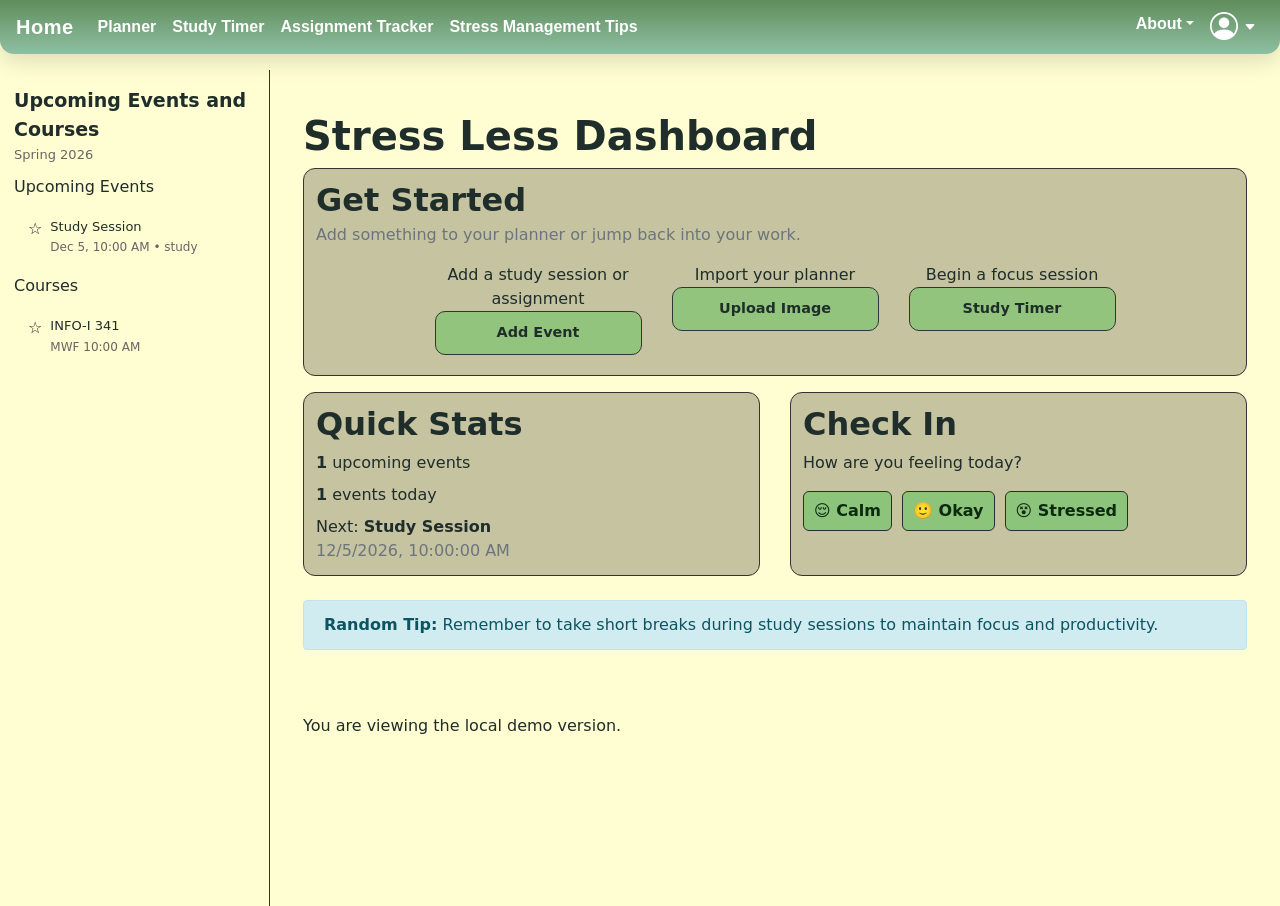
<file: index.html>
<!DOCTYPE html>
<html lang="en">

<head>
  <meta charset="UTF-8">
  <meta name="viewport" content="width=device-width, initial-scale=1.0">
  <link rel="stylesheet" href="https://cdn.jsdelivr.net/npm/bootstrap@4.6.2/dist/css/bootstrap.min.css">
  <link rel="stylesheet" href="https://cdn.jsdelivr.net/npm/bootstrap-icons@1.11.3/font/bootstrap-icons.css">
  <link rel="stylesheet" href="style.css">
  <title>Stress Less Dashboard</title>
</head>

<body class="has-fixed-nav">
  <!--MAIN NAVBAR (or topNavbar), css reference 'top-navbar'-->

  <nav class="navbar navbar-expand-lg navbar-light top-navbar">
    <a class="navbar-brand" href="index.html">Home</a>
    <button class="navbar-toggler" type="button" data-toggle="collapse" data-target=".dual-collapse"
      aria-expanded="false" aria-label="Toggle navigation"><span class="navbar-toggler-icon"></span></button>
    <div class="collapse navbar-collapse dual-collapse" id="mainNavbar">
      <div class="navbar-nav">
        <a class="nav-item nav-link active" href="epic1_classCalendar.html">Planner</a>
        <a class="nav-item nav-link active" href="epic6_focusManagement.html">Study Timer</a>
        <a class="nav-item nav-link active" href="epic2_studyTracker.html">Assignment Tracker</a>
        <a class="nav-item nav-link active" href="epic3_stressManagement.html">Stress Management Tips</a>
      </div>
      <div class="navbar-nav ml-auto nav-auth-group">
        <div class="nav-item dropdown"><a class="nav-link dropdown-toggle active" href="#" id="aboutDropdown"
            role="button" data-toggle="dropdown">About</a>
          <div class="dropdown-menu" aria-labelledby="aboutDropdown">
            <a class="dropdown-item" href="team.html">About Us</a>
            <a class="dropdown-item" href="about.html">About the Project</a>
          </div>
        </div>
        <div class="nav-item dropdown profile-dropdown-wrap"><a class="nav-link profile-icon active"
            href="epic4_profile.html" id="profileDropdown" title="Profile & Settings"><i
              class="bi bi-person-circle"></i><i class="bi bi-caret-down-fill profile-caret"></i></a>
          <div class="dropdown-menu dropdown-menu-right profile-menu" aria-labelledby="profileDropdown"><a
              class="dropdown-item" href="epic4_profile.html">Profile &amp; Settings</a>
            <div class="dropdown-divider"></div><a class="dropdown-item" href="login.html">Login</a><a
              class="dropdown-item" href="logout.html">Logout</a>
          </div>
        </div>
      </div>
    </div>
  </nav>

  <div class="layout">
    <aside class="sidebar">
      <div class="sidebar_head">
        <div class="sidebar_title">Upcoming Events and Courses</div>
        <div class="sidebar_term" data-term-label>Spring 2026</div>
      </div>
      <div class="sidebar_section">
        <div class="sidebar_section_title">Upcoming Events</div>
        <div class="sidebar_list" id="sidebarUpcoming"></div>
      </div>
      <div class="sidebar_section">
        <div class="sidebar_section_title">Courses</div>
        <div class="sidebar_list" id="sidebarCourses"></div>
      </div>
    </aside>
    <div class="modal fade" id="courseModal" tabindex="-1" role="dialog">
      <div class="modal-dialog" role="document">
        <div class="modal-content">
          <form id="courseEditForm">
            <div class="modal-header">
              <h5 class="modal-title">Course Details</h5><button type="button" class="close"
                data-dismiss="modal"><span>&times;</span></button>
            </div>
            <div class="modal-body"><input type="hidden" id="modalCourseId">
              <div class="form-group"><label for="modalCourseName">Course Name</label><input type="text"
                  class="form-control" id="modalCourseName" required></div>
              <div class="form-group"><label for="modalCourseTime">Course Time</label><input type="text"
                  class="form-control" id="modalCourseTime"></div>
              <div class="form-group"><label for="modalCourseInstructor">Instructor</label><input type="text"
                  class="form-control" id="modalCourseInstructor"></div>
            </div>
            <div class="modal-footer"><button type="button" id="deleteCourseBtn"
                class="btn btn-danger">Delete</button><button type="submit" class="btn btn-primary">Save
                Changes</button></div>
          </form>
        </div>
      </div>
    </div>
    <main class="content">
      <div class="container-fluid mt-4">
        <h1>Stress Less Dashboard</h1>
        <div class="dashboard-card mb-3">
          <h2 class="mb-1">Get Started</h2>
          <p class="text-muted mb-3">Add something to your planner or jump back into your work.</p>

          <!--Add Event-->
          <div class="row justify-content-center text-center">
            <div class="col-md-3 mb-2">
              <div class="action-desc">Add a study session or assignment</div>
              <a href="add_event.html" class="action-card">
                <div class="action-title">Add Event</div>
              </a>
            </div>

            <!--Upload Image-->
            <div class="col-md-3 mb-2">
              <div class="action-desc">Import your planner</div>
              <a href="epic5_import.html" class="action-card">
                <div class="action-title">Upload Image</div>

              </a>
            </div>

            <!--Study Timer-->
            <div class="col-md-3 mb-2">
              <div class="action-desc">Begin a focus session</div>
              <a href="epic6_focusManagement.html" class="action-card">
                <div class="action-title">Study Timer</div>

              </a>
            </div>
          </div>
        </div>
        <div class="row">
          <div class="col-md-6 mb-4">
            <div class="dashboard-card h-100">
              <h2>Quick Stats</h2>
              <p class="mb-2"><strong id="upcomingCount">0</strong> upcoming events</p>
              <p class="mb-2"><strong id="todayCount">0</strong> events today</p>
              <p class="mb-0" id="nextEventLine">No upcoming events scheduled.</p>
            </div>
          </div>
          <div class="col-md-6 mb-4">
            <div class="dashboard-card h-100">
              <h2>Check In</h2>
              <p class="mb-3">How are you feeling today?</p>
              <form id="checkinForm" class="checkin-buttons"><button type="button" data-mood="calm" class="btn small">😌
                  Calm</button><button type="button" data-mood="okay" class="btn small">🙂 Okay</button><button
                  type="button" data-mood="stressed" class="btn small">😵 Stressed</button></form>
              <p id="checkinMessage" class="mt-2 text-muted"></p>
            </div>
          </div>
        </div>
        <div class="row">
          <div class="col-12 mb-4">
            <div class="alert alert-info" role="alert"><strong>Random Tip:</strong> <span id="tipOfDay">Remember to take
                short breaks during study sessions to maintain focus and productivity.</span></div>
          </div>
        </div>
        <p class="mt-4">You are viewing the local demo version.</p>
      </div>
    </main>
  </div>
  <script src="https://code.jquery.com/jquery-3.5.1.slim.min.js"></script>
  <script src="https://cdn.jsdelivr.net/npm/bootstrap@4.6.2/dist/js/bootstrap.bundle.min.js"></script>
  <script src="storage.js"></script>
  <script src="dashboard.js"></script>
</body>

</html>
</file>
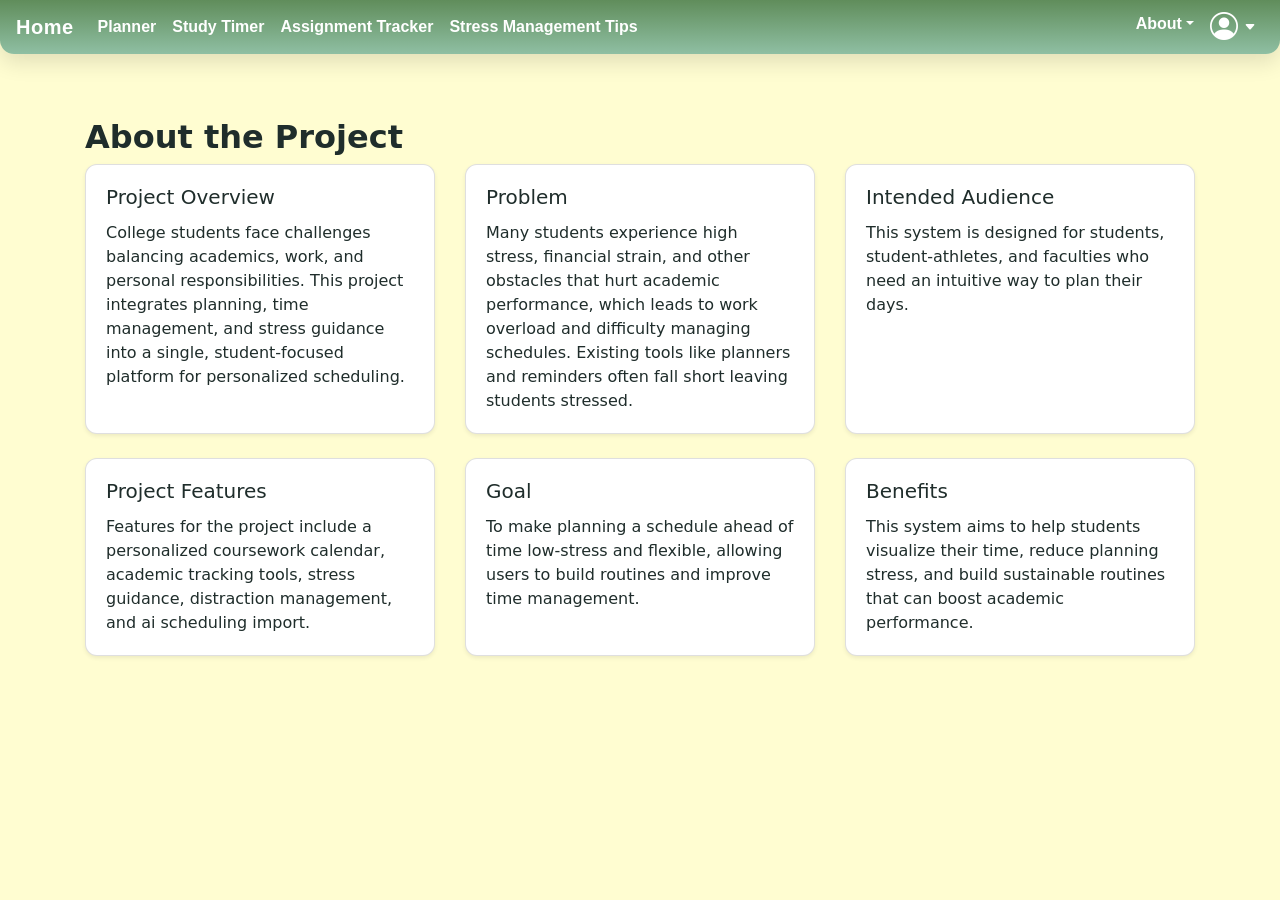
<file: about.html>
<!DOCTYPE html>
<html lang="en">

<head>
    <meta charset="UTF-8">
    <meta name="viewport" content="width=device-width, initial-scale=1.0">
    <title>About the Project</title>

    <link rel="stylesheet" href="https://cdn.jsdelivr.net/npm/bootstrap@4.6.2/dist/css/bootstrap.min.css">
    <link rel="stylesheet" href="https://cdn.jsdelivr.net/npm/bootstrap-icons@1.11.3/font/bootstrap-icons.css">
    <link rel="stylesheet" href="style.css">
</head>

<body class="has-fixed-nav">

    <!--MAIN NAVBAR (or topNavbar), css reference 'top-navbar'-->
    <nav class="navbar navbar-expand-lg navbar-light top-navbar">
        <a class="navbar-brand" href="index.html">Home</a>

        <!--hamburger button that opens all links and collapses both-->
        <button class="navbar-toggler" type="button" data-toggle="collapse" data-target=".dual-collapse"
            aria-expanded="false" aria-label="Toggle navigation">
            <span class="navbar-toggler-icon"></span>
        </button>
        <div class="collapse navbar-collapse dual-collapse" id="mainNavbar">
            <div class="navbar-nav">
                <a class="nav-item nav-link active" href="epic1_classCalendar.html">Planner</a>
                <a class="nav-item nav-link active" href="epic6_focusManagement.html">Study Timer</a>
                <a class="nav-item nav-link active" href="epic2_studyTracker.html">Assignment Tracker</a>
                <a class="nav-item nav-link active" href="epic3_stressManagement.html">Stress Management Tips</a>
            </div>
            <div class="navbar-nav ml-auto nav-auth-group">
                <div class="nav-item dropdown">
                    <a class="nav-link dropdown-toggle active" href="#" id="aboutDropdown" role="button"
                        data-toggle="dropdown" aria-haspopup="true" aria-expanded="false">About</a>
                    <div class="dropdown-menu" aria-labelledby="aboutDropdown">
                        <a class="dropdown-item" href="team.html">About Us</a>
                        <a class="dropdown-item" href="about.html">About the Project</a>
                    </div>
                </div>
                <div class="nav-item dropdown profile-dropdown-wrap">
                    <a class="nav-link profile-icon active" href="epic4_profile.html" id="profileDropdown"
                        title="Profile & Settings">
                        <i class="bi bi-person-circle"></i>
                        <i class="bi bi-caret-down-fill profile-caret"></i>
                    </a>

                    <div class="dropdown-menu dropdown-menu-right profile-menu" aria-labelledby="profileDropdown">
                        <a class="dropdown-item" href="epic4_profile.html">Profile &amp; Settings</a>
                        <div class="dropdown-divider"></div>
                        <a class="dropdown-item" href="login.html">Login</a>
                        <a class="dropdown-item" href="logout.html">Logout</a>
                    </div>
                </div>
            </div>
        </div>
    </nav>

    <section class="mission-section py-5">
        <div class="container">
            <h2>About the Project</h2>
            <div class="row">

                <div class="col-md-4 mb-4">
                    <div class="card h-100 shadow-sm">
                        <div class="card-body">
                            <h5 class="card-title">Project Overview</h5>
                            <p class="card-text">College students face challenges balancing academics, work, and
                                personal responsibilities. This project integrates planning, time management, and stress
                                guidance into a single, student-focused platform for personalized scheduling.</p>
                        </div>
                    </div>
                </div>

                <div class="col-md-4 mb-4">
                    <div class="card h-100 shadow-sm">
                        <div class="card-body">
                            <h5 class="card-title">Problem</h5>
                            <p class="card-text">Many students experience high stress, financial strain, and other
                                obstacles that hurt academic performance, which leads to work overload and difficulty
                                managing schedules. Existing tools like planners and reminders often fall short leaving
                                students stressed.</p>
                        </div>
                    </div>
                </div>

                <div class="col-md-4 mb-4">
                    <div class="card h-100 shadow-sm">
                        <div class="card-body">
                            <h5 class="card-title">Intended Audience</h5>
                            <p class="card-text">This system is designed for students, student-athletes, and faculties
                                who need an intuitive way to plan their days.</p>
                        </div>
                    </div>
                </div>

                <div class="col-md-4 mb-4">
                    <div class="card h-100 shadow-sm">
                        <div class="card-body">
                            <h5 class="card-title">Project Features</h5>
                            <p class="card-text">Features for the project include a personalized coursework calendar,
                                academic tracking tools, stress guidance, distraction management, and ai scheduling
                                import.</p>
                        </div>
                    </div>
                </div>

                <div class="col-md-4 mb-4">
                    <div class="card h-100 shadow-sm">
                        <div class="card-body">
                            <h5 class="card-title">Goal</h5>
                            <p class="card-text">To make planning a schedule ahead of time low-stress and flexible,
                                allowing users to build routines and improve time management.</p>
                        </div>
                    </div>
                </div>

                <div class="col-md-4 mb-4">
                    <div class="card h-100 shadow-sm">
                        <div class="card-body">
                            <h5 class="card-title">Benefits</h5>
                            <p class="card-text">This system aims to help students visualize their time, reduce planning
                                stress, and build sustainable routines that can boost academic performance.</p>
                        </div>
                    </div>
                </div>

            </div>
        </div>
    </section>

    <script src="https://code.jquery.com/jquery-3.5.1.slim.min.js"></script>
    <script src="https://cdn.jsdelivr.net/npm/bootstrap@4.6.2/dist/js/bootstrap.bundle.min.js"></script>

    <script src="storage.js"></script>
</body>

</html>
</file>
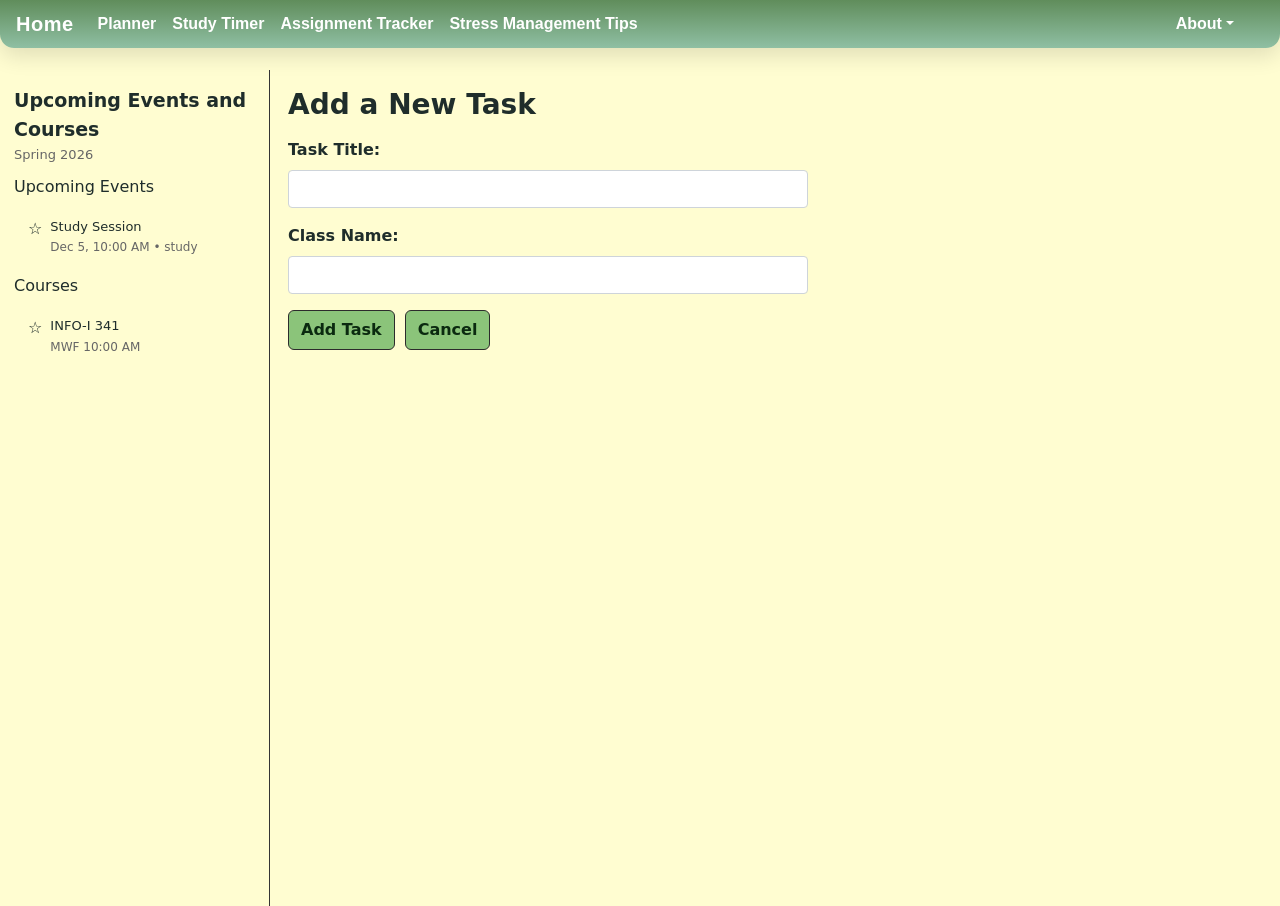
<file: add-task.html>
<!DOCTYPE html>
<html lang="en">

<head>
    <meta charset="UTF-8" />
    <meta name="viewport" content="width=device-width, initial-scale=1.0" />
    <title>Add Task</title>

    <link rel="stylesheet" href="https://cdn.jsdelivr.net/npm/bootstrap@4.6.2/dist/css/bootstrap.min.css">
    <link rel="stylesheet" href="style.css">
</head>

<body class="has-fixed-nav">

    <!--MAIN NAVBAR (or topNavbar), css reference 'top-navbar'-->
    <nav class="navbar navbar-expand-lg navbar-light top-navbar">
        <a class="navbar-brand" href="index.html">Home</a>

        <!--hamburger button that opens all links and collapses both-->
        <button class="navbar-toggler" type="button" data-toggle="collapse" data-target=".dual-collapse"
            aria-expanded="false" aria-label="Toggle navigation">
            <span class="navbar-toggler-icon"></span>
        </button>

        <div class="collapse navbar-collapse dual-collapse" id="mainNavbar">
            <div class="navbar-nav">
                <a class="nav-item nav-link active" href="epic1_classCalendar.html">Planner</a>
                <a class="nav-item nav-link active" href="epic6_focusManagement.html">Study Timer</a>
                <a class="nav-item nav-link active" href="epic2_studyTracker.html">Assignment Tracker</a>
                <a class="nav-item nav-link active" href="epic3_stressManagement.html">Stress Management Tips</a>
            </div>
            <div class="navbar-nav ml-auto nav-auth-group">
                <div class="nav-item dropdown">
                    <a class="nav-link dropdown-toggle active" href="#" id="aboutDropdown" role="button"
                        data-toggle="dropdown" aria-haspopup="true" aria-expanded="false">About</a>
                    <div class="dropdown-menu" aria-labelledby="aboutDropdown">
                        <a class="dropdown-item" href="team.html">About Us</a>
                        <a class="dropdown-item" href="about.html">About the Project</a>
                    </div>
                </div>
                <div class="nav-item dropdown profile-dropdown-wrap">
                    <a class="nav-link profile-icon active" href="epic4_profile.html" id="profileDropdown"
                        title="Profile & Settings">
                        <i class="bi bi-person-circle"></i>
                        <i class="bi bi-caret-down-fill profile-caret"></i>
                    </a>

                    <div class="dropdown-menu dropdown-menu-right profile-menu" aria-labelledby="profileDropdown">
                        <a class="dropdown-item" href="epic4_profile.html">Profile &amp; Settings</a>
                        <div class="dropdown-divider"></div>
                        <a class="dropdown-item" href="login.html">Login</a>
                        <a class="dropdown-item" href="logout.html">Logout</a>
                    </div>
                </div>
            </div>
        </div>
    </nav>

    <div class="app_body">
        <aside class="sidebar">
            <div class="sidebar_head">
                <div class="sidebar_title">Upcoming Events and Courses</div>
                <div class="sidebar_term" data-term-label>Spring 2026</div>
            </div>
            <div class="sidebar_section">
                <div class="sidebar_section_title">Upcoming Events</div>
                <div class="sidebar_list" id="sidebarUpcoming"></div>
            </div>

            <div class="sidebar_section">
                <div class="sidebar_section_title">Courses</div>
                <div class="sidebar_list" id="sidebarCourses"></div>
            </div>
        </aside>

        <div class="modal fade" id="courseModal" tabindex="-1" role="dialog" aria-labelledby="courseModalLabel"
            aria-hidden="true">
            <div class="modal-dialog" role="document">
                <div class="modal-content">
                    <form id="courseEditForm">
                        <div class="modal-header">
                            <h5 class="modal-title">Course Details</h5>
                            <button type="button" class="close" data-dismiss="modal" aria-label="Close"><span
                                    aria-hidden="true">&times;</span></button>
                        </div>

                        <div class="modal-body">
                            <input type="hidden" id="modalCourseId">
                            <div class="form-group"><label for="modalCourseName">Course Name</label><input type="text"
                                    class="form-control" id="modalCourseName" required></div>
                            <div class="form-group"><label for="modalCourseTime">Course Time</label><input type="text"
                                    class="form-control" id="modalCourseTime"></div>
                            <div class="form-group"><label for="modalCourseInstructor">Instructor</label><input
                                    type="text" class="form-control" id="modalCourseInstructor"></div>
                        </div>

                        <div class="modal-footer">
                            <button type="button" id="deleteCourseBtn" class="btn btn-danger">Delete</button>
                            <button type="submit" class="btn btn-primary">Save Changes</button>
                        </div>
                    </form>
                </div>
            </div>
        </div>

        <section class="content">
            <h2 class="content_title">Add a New Task</h2>

            <form id="taskForm" style="max-width: 520px;">
                <div class="form-group">
                    <label for="taskTitle"><strong>Task Title:</strong></label>
                    <input type="text" id="taskTitle" class="form-control" required />
                </div>

                <div class="form-group">
                    <label for="className"><strong>Class Name:</strong></label>
                    <input type="text" id="className" class="form-control" required />
                </div>

                <div class="task-actions">
                    <button class="btn btn-green" type="submit">Add Task</button>
                    <button class="btn" type="button" id="cancelBtn">Cancel</button>
                </div>
            </form>

            <script>
                const form = document.getElementById("taskForm");
                const cancelBtn = document.getElementById("cancelBtn");

                form.addEventListener("submit", function (e) {
                    e.preventDefault();

                    const title = document.getElementById("taskTitle").value.trim();
                    const className = document.getElementById("className").value.trim();

                    if (!title || !className) {
                        return;
                    }

                    const newTask = {
                        title: title,
                        className: className,
                        completed: false
                    };

                    const tasks = JSON.parse(localStorage.getItem("tasks")) || [];
                    tasks.push(newTask);
                    localStorage.setItem("tasks", JSON.stringify(tasks));

                    form.reset();
                    window.location.href = "epic6_focusManagement.html";
                });

                cancelBtn.addEventListener("click", function () {
                    window.location.href = "epic6_focusManagement.html";
                });
            </script>

            <script src="https://code.jquery.com/jquery-3.5.1.slim.min.js"></script>
            <script src="https://cdn.jsdelivr.net/npm/bootstrap@4.6.2/dist/js/bootstrap.bundle.min.js"></script>
        </section>
    </div>


    <script src="storage.js"></script>
</body>

</html>
</file>
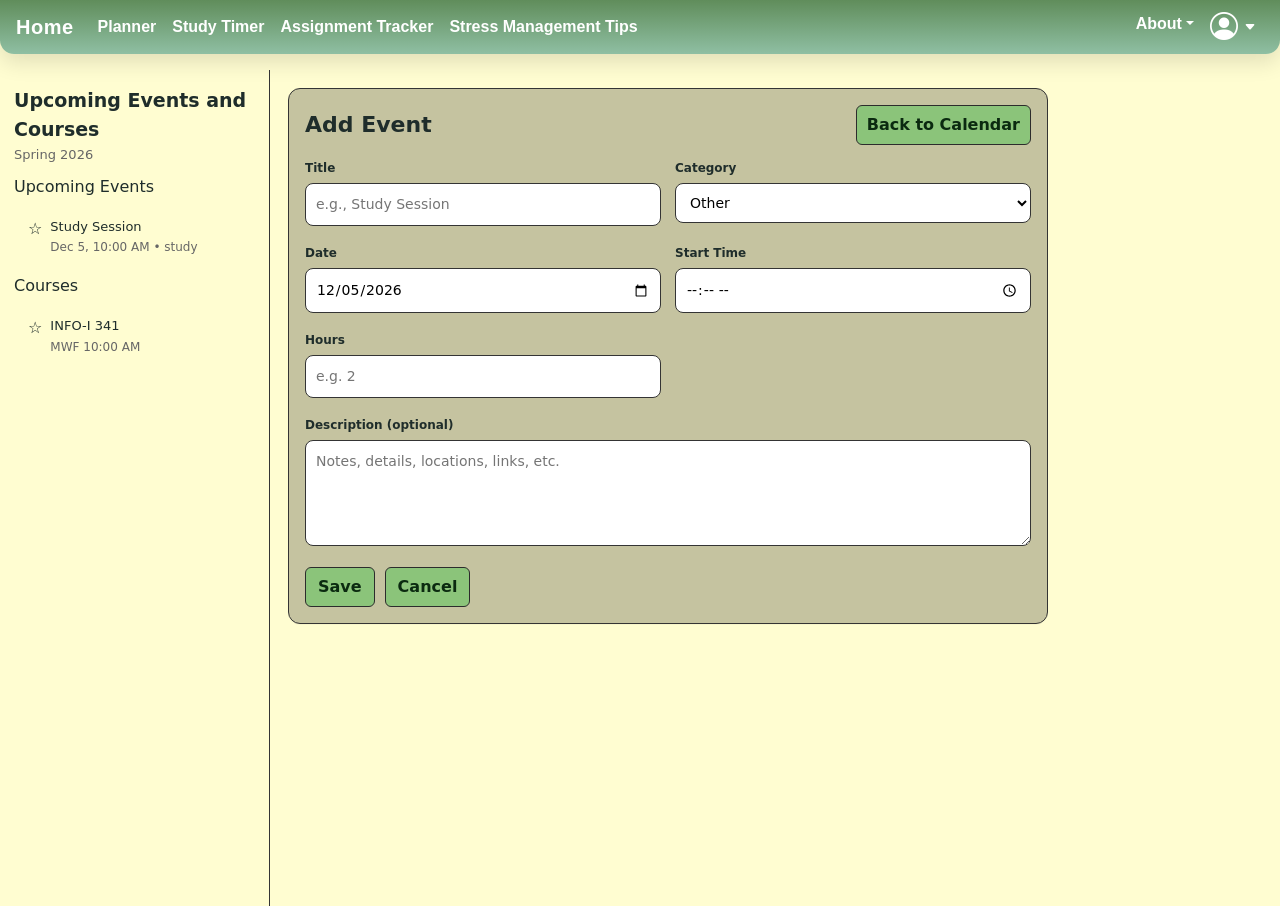
<file: add_event.html>
<!doctype html>
<html>

<head>
  <meta charset="UTF-8">
  <meta name="viewport" content="width=device-width, initial-scale=1.0">
  <title>Study Tracker</title>

  <link rel="stylesheet" href="https://cdn.jsdelivr.net/npm/bootstrap@4.6.2/dist/css/bootstrap.min.css">
  <link rel="stylesheet" href="https://cdn.jsdelivr.net/npm/bootstrap-icons@1.11.3/font/bootstrap-icons.css">
  <link rel="stylesheet" href="style.css">
  <link rel="stylesheet" href="calendar.css">
</head>

<body class="has-fixed-nav">
  <!--MAIN NAVBAR (or topNavbar), css reference 'top-navbar'-->
  <nav class="navbar navbar-expand-lg navbar-light top-navbar">
    <a class="navbar-brand" href="index.html">Home</a>

    <!--hamburger button that opens all links and collapses both-->
    <button class="navbar-toggler" type="button" data-toggle="collapse" data-target=".dual-collapse"
      aria-expanded="false" aria-label="Toggle navigation">
      <span class="navbar-toggler-icon"></span>
    </button>

    <div class="collapse navbar-collapse dual-collapse" id="mainNavbar">
      <div class="navbar-nav">
        <a class="nav-item nav-link active" href="epic1_classCalendar.html">Planner</a>
        <a class="nav-item nav-link active" href="epic6_focusManagement.html">Study Timer</a>
        <a class="nav-item nav-link active" href="epic2_studyTracker.html">Assignment Tracker</a>
        <a class="nav-item nav-link active" href="epic3_stressManagement.html">Stress Management Tips</a>
      </div>

      <div class="navbar-nav ml-auto nav-auth-group">
        <div class="nav-item dropdown">
          <a class="nav-link dropdown-toggle active" href="#" id="aboutDropdown" role="button" data-toggle="dropdown"
            aria-haspopup="true" aria-expanded="false">About</a>
          <div class="dropdown-menu" aria-labelledby="aboutDropdown">
            <a class="dropdown-item" href="team.html">About Us</a>
            <a class="dropdown-item" href="about.html">About the Project</a>
          </div>
        </div>

        <div class="nav-item dropdown profile-dropdown-wrap">
          <a class="nav-link profile-icon active" href="epic4_profile.html" id="profileDropdown"
            title="Profile & Settings">
            <i class="bi bi-person-circle"></i>
            <i class="bi bi-caret-down-fill profile-caret"></i>
          </a>

          <div class="dropdown-menu dropdown-menu-right profile-menu" aria-labelledby="profileDropdown">
            <a class="dropdown-item" href="epic4_profile.html">Profile &amp; Settings</a>
            <div class="dropdown-divider"></div>
            <a class="dropdown-item" href="login.html">Login</a>
            <a class="dropdown-item" href="logout.html">Logout</a>
          </div>
        </div>
      </div>
    </div>
  </nav>

  <div class="layout">
    <aside class="sidebar">
      <div class="sidebar_head">
        <div class="sidebar_title">Upcoming Events and Courses</div>
        <div class="sidebar_term" data-term-label>Spring 2026</div>
      </div>
      <div class="sidebar_section">
        <div class="sidebar_section_title">Upcoming Events</div>
        <div class="sidebar_list" id="sidebarUpcoming"></div>
      </div>

      <div class="sidebar_section">
        <div class="sidebar_section_title">Courses</div>
        <div class="sidebar_list" id="sidebarCourses"></div>
      </div>

    </aside>
    <div class="modal fade" id="courseModal" tabindex="-1" role="dialog" aria-labelledby="courseModalLabel"
      aria-hidden="true">
      <div class="modal-dialog" role="document">
        <div class="modal-content">
          <form id="courseEditForm">
            <div class="modal-header">
              <h5 class="modal-title">Course Details</h5>
              <button type="button" class="close" data-dismiss="modal" aria-label="Close"><span
                  aria-hidden="true">&times;</span></button>
            </div>

            <div class="modal-body">
              <input type="hidden" id="modalCourseId">
              <div class="form-group"><label for="modalCourseName">Course Name</label><input type="text"
                  class="form-control" id="modalCourseName" required></div>
              <div class="form-group"><label for="modalCourseTime">Course Time</label><input type="text"
                  class="form-control" id="modalCourseTime"></div>
              <div class="form-group"><label for="modalCourseInstructor">Instructor</label><input type="text"
                  class="form-control" id="modalCourseInstructor"></div>
            </div>

            <div class="modal-footer">
              <button type="button" id="deleteCourseBtn" class="btn btn-danger">Delete</button>
              <button type="submit" class="btn btn-primary">Save Changes</button>
            </div>
          </form>
        </div>
      </div>
    </div>

    <main class="content">
      <section class="panel form-panel">
        <div class="panel_head">
          <h2 class="panel_title" style="font-size: 22px; margin: 0;">Add Event</h2>
          <a class="btn small" href="epic1_classCalendar.html">Back to Calendar</a>
        </div>

        <form id="eventForm">
          <div class="form-grid">
            <div>
              <label for="title">Title</label>
              <input id="title" class="input" name="title" required placeholder="e.g., Study Session">
            </div>

            <div>
              <label for="categorySelect">Category</label>
              <select name="category" id="categorySelect" class="select">
                <option value="study">Study</option>
                <option value="assignment">Assignment</option>
                <option value="wellness">Wellness</option>
                <option value="other" selected>Other</option>
              </select>
            </div>

            <div>
              <label for="start_date">Date</label>
              <input id="start_date" class="input" type="date" name="start_date" required>
            </div>

            <div>
              <label for="start_time">Start Time</label>
              <input id="start_time" class="input" type="time" name="start_time">
            </div>

            <div>
              <label for="duration">Hours</label>
              <input id="duration" class="input" type="number" name="duration" step="1" min="1" placeholder="e.g. 2">
            </div>
          </div>

          <div style="margin-top: 14px;">
            <label for="description">Description (optional)</label>
            <textarea id="description" class="textarea" name="description" rows="4"
              placeholder="Notes, details, locations, links, etc."></textarea>
          </div>

          <div class="form-actions">
            <button type="submit" class="btn btn-green">Save</button>
            <a class="btn" href="epic1_classCalendar.html">Cancel</a>
          </div>

        </form>
      </section>
    </main>
  </div>

  <script>
    const dateInput = document.getElementById('start_date');

    if (!dateInput.value) {
      const today = new Date().toISOString().split('T')[0];
      dateInput.value = today;
    }
  </script>

  <script src="storage.js"></script>
  <script src="add-event.js"></script>
</body>

</html>
</file>
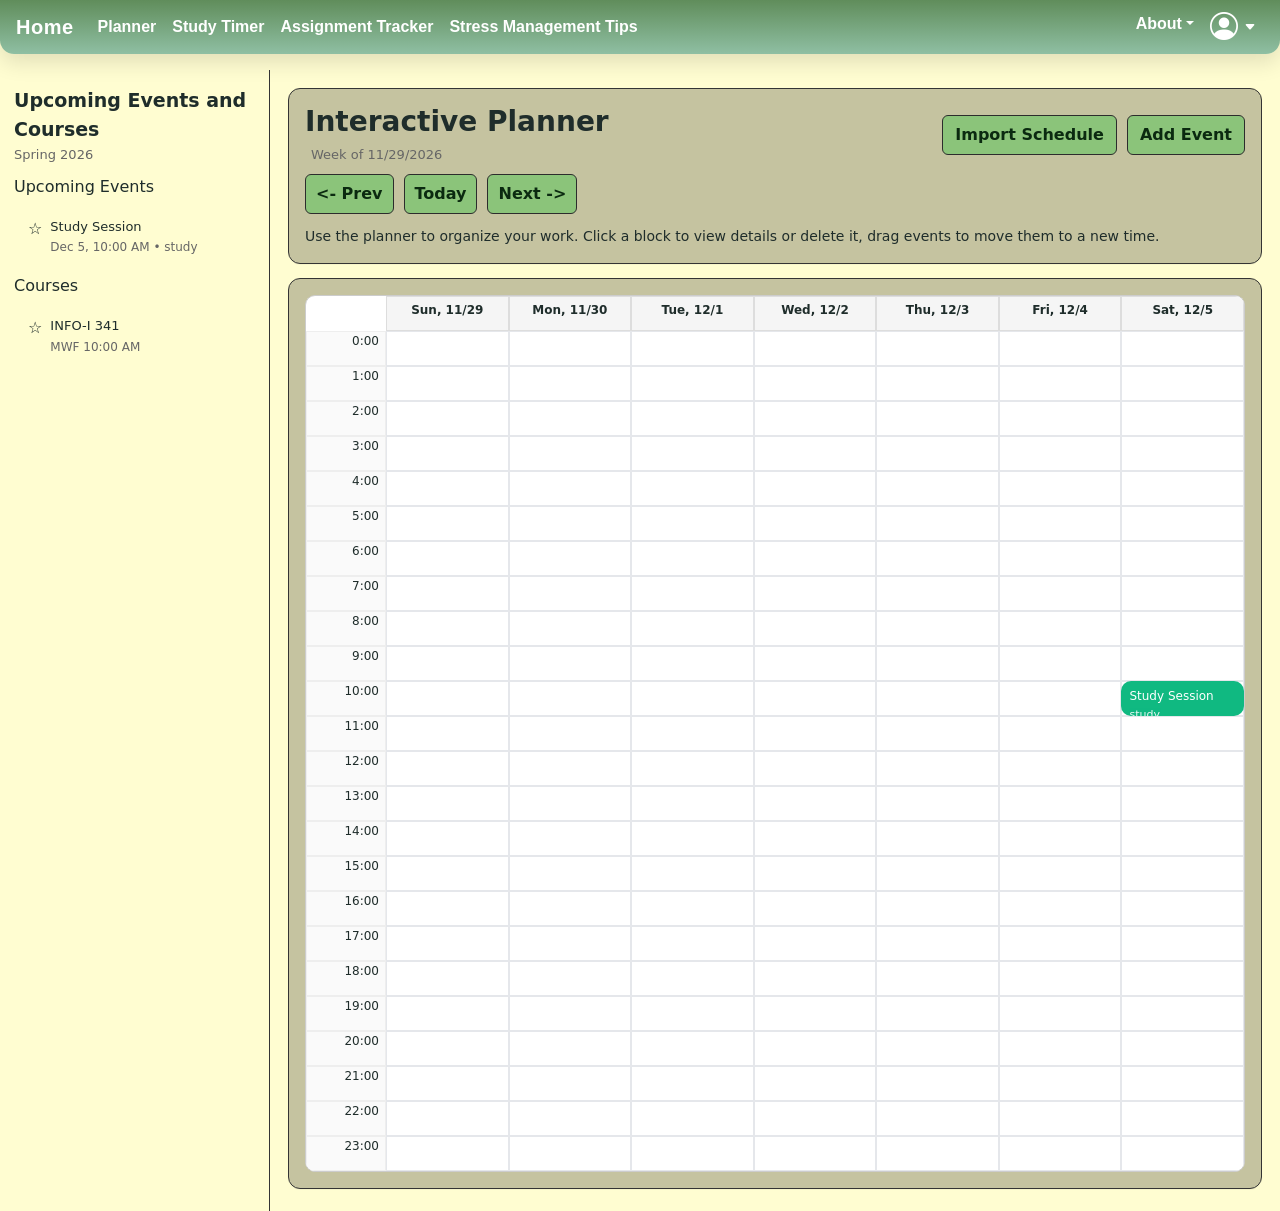
<file: epic1_classCalendar.html>
<!DOCTYPE html>
<html lang="en">

<head>
  <meta charset="UTF-8">
  <meta name="viewport" content="width=device-width, initial-scale=1.0">
  <title>Interactive Study Planner</title>
  <link rel="stylesheet" href="https://cdn.jsdelivr.net/npm/bootstrap@4.6.2/dist/css/bootstrap.min.css">
  <link rel="stylesheet" href="https://cdn.jsdelivr.net/npm/bootstrap-icons@1.11.3/font/bootstrap-icons.css">
  <link rel="stylesheet" href="style.css">
  <link rel="stylesheet" href="calendar.css">
</head>

<body class="has-fixed-nav">

  <!--MAIN NAVBAR (or topNavbar), css reference 'top-navbar'-->
  <nav class="navbar navbar-expand-lg navbar-light top-navbar">
    <a class="navbar-brand" href="index.html">Home</a>

    <!--hamburger button that opens all links and collapses both-->
    <button class="navbar-toggler" type="button" data-toggle="collapse" data-target=".dual-collapse"
      aria-expanded="false" aria-label="Toggle navigation">
      <span class="navbar-toggler-icon"></span>
    </button>

    <div class="collapse navbar-collapse dual-collapse" id="mainNavbar">
      <div class="navbar-nav">
        <a class="nav-item nav-link active" href="epic1_classCalendar.html">Planner</a>
        <a class="nav-item nav-link active" href="epic6_focusManagement.html">Study Timer</a>
        <a class="nav-item nav-link active" href="epic2_studyTracker.html">Assignment Tracker</a>
        <a class="nav-item nav-link active" href="epic3_stressManagement.html">Stress Management Tips</a>
      </div>
      <div class="navbar-nav ml-auto nav-auth-group">
        <div class="nav-item dropdown">
          <a class="nav-link dropdown-toggle active" href="#" id="aboutDropdown" role="button" data-toggle="dropdown"
            aria-haspopup="true" aria-expanded="false">About</a>
          <div class="dropdown-menu" aria-labelledby="aboutDropdown">
            <a class="dropdown-item" href="team.html">About Us</a>
            <a class="dropdown-item" href="about.html">About the Project</a>
          </div>
        </div>
        <div class="nav-item dropdown profile-dropdown-wrap">
          <a class="nav-link profile-icon active" href="epic4_profile.html" id="profileDropdown"
            title="Profile & Settings">
            <i class="bi bi-person-circle"></i>
            <i class="bi bi-caret-down-fill profile-caret"></i>
          </a>

          <div class="dropdown-menu dropdown-menu-right profile-menu" aria-labelledby="profileDropdown">
            <a class="dropdown-item" href="epic4_profile.html">Profile &amp; Settings</a>
            <div class="dropdown-divider"></div>
            <a class="dropdown-item" href="login.html">Login</a>
            <a class="dropdown-item" href="logout.html">Logout</a>
          </div>
        </div>
      </div>
    </div>
  </nav>

  <div class="layout calendar-page">
    <aside class="sidebar">
      <div class="sidebar_head">
        <div class="sidebar_title">Upcoming Events and Courses</div>
        <div class="sidebar_term" data-term-label>Spring 2026</div>
      </div>
      <div class="sidebar_section">
        <div class="sidebar_section_title">Upcoming Events</div>
        <div class="sidebar_list" id="sidebarUpcoming"></div>
      </div>

      <div class="sidebar_section">
        <div class="sidebar_section_title">Courses</div>
        <div class="sidebar_list" id="sidebarCourses"></div>
      </div>
    </aside>

    <div class="modal fade" id="courseModal" tabindex="-1" role="dialog" aria-labelledby="courseModalLabel"
      aria-hidden="true">
      <div class="modal-dialog" role="document">
        <div class="modal-content">
          <form id="courseEditForm">
            <div class="modal-header">
              <h5 class="modal-title">Course Details</h5>
              <button type="button" class="close" data-dismiss="modal" aria-label="Close"><span
                  aria-hidden="true">&times;</span></button>
            </div>
            <div class="modal-body">
              <input type="hidden" id="modalCourseId">
              <div class="form-group"><label for="modalCourseName">Course Name</label><input type="text"
                  class="form-control" id="modalCourseName" required></div>
              <div class="form-group"><label for="modalCourseTime">Course Time</label><input type="text"
                  class="form-control" id="modalCourseTime"></div>
              <div class="form-group"><label for="modalCourseInstructor">Instructor</label><input type="text"
                  class="form-control" id="modalCourseInstructor"></div>
            </div>
            <div class="modal-footer">
              <button type="button" id="deleteCourseBtn" class="btn btn-danger">Delete</button>
              <button type="submit" class="btn btn-primary">Save Changes</button>
            </div>
          </form>
        </div>
      </div>
    </div>
    <main class="content">
      <section class="panel">
        <div class="panel_head">
          <div>
            <h2 class="content_title" style="margin-bottom: 6px;">Interactive Planner</h2>
            <div id="weekchange" class="muted" style="font-size: 13px;"></div>
          </div>
          <div class="actions"><a href="epic5_import.html" class="btn btn-green">Import Schedule</a><a
              href="add_event.html" class="btn btn-green">Add Event</a></div>
        </div>
        <div class="week_controls"><button id="previous" class="btn small"><- Prev</button><button id="today"
                class="btn btn-green small">Today</button><button id="nextweek" class="btn small">Next -></button></div>
        <div style="margin-top:10px; font-size:14px;">Use the planner to organize your work. Click a block to view
          details or delete it, drag events to move them to a new time.</div>
      </section>
      <section class="panel" style="margin-top: 14px;">
        <div class="calendar" id="calendarGrid">
          <div class="time-header" style="grid-column: 1; grid-row: 1;"></div>
        </div>
      </section>
    </main>
  </div>
  <div class="modal fade" id="eventModal" tabindex="-1">
    <div class="modal-dialog">
      <div class="modal-content">
        <div class="modal-header">
          <h5 class="modal-title">Event Details</h5><button type="button" class="close"
            data-dismiss="modal">&times;</button>
        </div>
        <div class="modal-body">
          <p><strong>Title:</strong> <span id="modalTitle"></span></p>
          <p><strong>Category:</strong> <span id="modalCategory"></span></p>
          <p><strong>Start:</strong> <span id="modalStart"></span></p>
          <p><strong>Description:</strong> <span id="modalDesc"></span></p>
        </div>
        <div class="modal-footer"><button type="button" class="btn small" data-dismiss="modal">Close</button><button
            type="button" class="btn small" id="modalDeleteBtn">Delete</button></div>
      </div>
    </div>
  </div>

  <script src="https://code.jquery.com/jquery-3.5.1.slim.min.js"></script>
  <script src="https://cdn.jsdelivr.net/npm/bootstrap@4.6.2/dist/js/bootstrap.bundle.min.js"></script>
  <script src="storage.js"></script>
  <script src="calendar-static.js"></script>
</body>

</html>
</file>
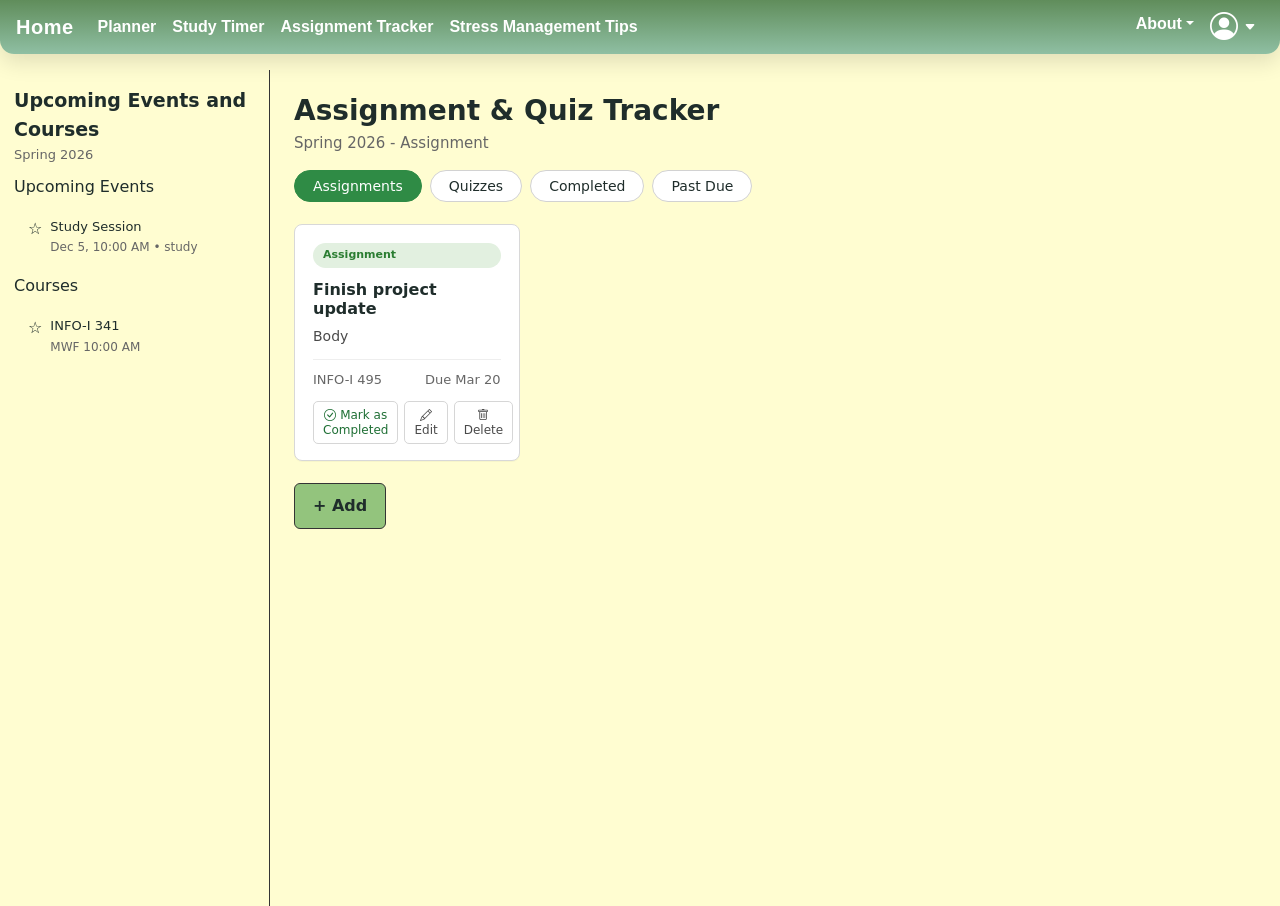
<file: epic2_studyTracker.html>
<!DOCTYPE html>
<html lang="en">

<head>
  <meta charset="UTF-8">
  <meta name="viewport" content="width=device-width, initial-scale=1.0">
  <link rel="stylesheet" href="https://cdn.jsdelivr.net/npm/bootstrap@4.6.2/dist/css/bootstrap.min.css">
  <link rel="stylesheet" href="https://cdn.jsdelivr.net/npm/bootstrap-icons@1.11.3/font/bootstrap-icons.css">
  <link rel="stylesheet" href="style.css">
  <title>Assignment Tracker</title>
</head>

<body class="has-fixed-nav">

  <!--MAIN NAVBAR (or topNavbar), css reference 'top-navbar'-->
  <nav class="navbar navbar-expand-lg navbar-light top-navbar">
    <a class="navbar-brand" href="index.html">Home</a>
    <button class="navbar-toggler" type="button" data-toggle="collapse" data-target=".dual-collapse"
      aria-expanded="false" aria-label="Toggle navigation"><span class="navbar-toggler-icon"></span></button>
    <div class="collapse navbar-collapse dual-collapse" id="mainNavbar">
      <div class="navbar-nav">
        <a class="nav-item nav-link active" href="epic1_classCalendar.html">Planner</a>
        <a class="nav-item nav-link active" href="epic6_focusManagement.html">Study Timer</a>
        <a class="nav-item nav-link active" href="epic2_studyTracker.html">Assignment Tracker</a>
        <a class="nav-item nav-link active" href="epic3_stressManagement.html">Stress Management Tips</a>
      </div>
      <div class="navbar-nav ml-auto nav-auth-group">
        <div class="nav-item dropdown"><a class="nav-link dropdown-toggle active" href="#" id="aboutDropdown"
            role="button" data-toggle="dropdown">About</a>
          <div class="dropdown-menu" aria-labelledby="aboutDropdown">
            <a class="dropdown-item" href="team.html">About Us</a>
            <a class="dropdown-item" href="about.html">About the Project</a>
          </div>
        </div>
        <div class="nav-item dropdown profile-dropdown-wrap"><a class="nav-link profile-icon active"
            href="epic4_profile.html" id="profileDropdown" title="Profile & Settings"><i
              class="bi bi-person-circle"></i><i class="bi bi-caret-down-fill profile-caret"></i></a>
          <div class="dropdown-menu dropdown-menu-right profile-menu" aria-labelledby="profileDropdown"><a
              class="dropdown-item" href="epic4_profile.html">Profile &amp; Settings</a>
            <div class="dropdown-divider"></div><a class="dropdown-item" href="login.html">Login</a><a
              class="dropdown-item" href="logout.html">Logout</a>
          </div>
        </div>
      </div>
    </div>
  </nav>

  <div class="layout">
    <aside class="sidebar">
      <div class="sidebar_head">
        <div class="sidebar_title">Upcoming Events and Courses</div>
        <div class="sidebar_term" data-term-label>Spring 2026</div>
      </div>
      <div class="sidebar_section">
        <div class="sidebar_section_title">Upcoming Events</div>
        <div class="sidebar_list" id="sidebarUpcoming"></div>
      </div>

      <div class="sidebar_section">
        <div class="sidebar_section_title">Courses</div>
        <div class="sidebar_list" id="sidebarCourses"></div>
      </div>
    </aside>

    <div class="modal fade" id="courseModal" tabindex="-1" role="dialog">
      <div class="modal-dialog" role="document">
        <div class="modal-content">
          <form id="courseEditForm">
            <div class="modal-header">
              <h5 class="modal-title">Course Details</h5><button type="button" class="close"
                data-dismiss="modal"><span>&times;</span></button>
            </div>
            <div class="modal-body"><input type="hidden" id="modalCourseId">
              <div class="form-group"><label for="modalCourseName">Course Name</label><input type="text"
                  class="form-control" id="modalCourseName" required></div>
              <div class="form-group">
                <label for="modalCourseTime">Course Time</label>
                <input type="text" class="form-control" id="modalCourseTime">
              </div>
              <div class="form-group">
                <label for="modalCourseInstructor">Instructor</label>
                <input type="text" class="form-control" id="modalCourseInstructor">
              </div>
            </div>
            <div class="modal-footer">
              <button type="button" id="deleteCourseBtn" class="btn btn-danger">Delete</button>
              <button type="submit" class="btn btn-primary">Save
                Changes</button>
            </div>
          </form>
        </div>
      </div>
    </div>

    <main class="content tracker-page">
      <header class="tracker-header">
        <h2 class="tracker-title">Assignment &amp; Quiz Tracker</h2>
        <p class="tracker-subtitle">Spring 2026 - Assignment</p>
      </header>

      <div class="tracker-tabs" aria-label="Assignment filters">
        <button type="button" class="tracker-tab is-active" data-filter="assignments">Assignments</button>
        <button type="button" class="tracker-tab" data-filter="quizzes">Quizzes</button>
        <button type="button" class="tracker-tab" data-filter="completed">Completed</button>
        <button type="button" class="tracker-tab" data-filter="pastDue">Past Due</button>
      </div>

      <section class="assignment-card-grid" id="assignmentCardGrid" aria-live="polite"></section>

      <!-- The add button now opens the Add New Assignment modal on this same epic2 page. -->
      <button type="button" class="tracker-add-btn" data-toggle="modal" data-target="#addAssignmentModal">+ Add</button>
    </main>
  </div>

  <!-- The add New Assignment modal added directly to epic2 so the user does not leave this page. -->
  <div class="modal fade" id="addAssignmentModal" tabindex="-1" role="dialog" aria-labelledby="addAssignmentModalLabel"
    aria-hidden="true">
    <div class="modal-dialog" role="document">
      <div class="modal-content">
        <div class="modal-header">
          <h5 class="modal-title" id="addAssignmentModalLabel">Add New Assignment</h5>
          <button type="button" class="close" data-dismiss="modal" aria-label="Close">
            <span aria-hidden="true">&times;</span>
          </button>
        </div>
        <div class="modal-body">
          <input type="hidden" id="editCardId" value="">
          <input type="hidden" id="editCardIsCustom" value="">
          <div class="form-group">
            <label for="assignmentTitle">Title <span class="text-danger">*</span></label>
            <input type="text" class="form-control" id="assignmentTitle" placeholder="e.g. Week 5 Summary" required>
          </div>
          <div class="form-group">
            <label for="assignmentDesc">Description</label>
            <textarea class="form-control" id="assignmentDesc" rows="3"
              placeholder="Body text for whatever you'd like to say..."></textarea>
          </div>
          <div class="form-group">
            <label for="assignmentClass">Course</label>
            <input type="text" class="form-control" id="assignmentClass" placeholder="e.g. INFO-I 341">
          </div>
          <div class="form-group">
            <label for="assignmentDue">Due Date</label>
            <input type="date" class="form-control" id="assignmentDue">
          </div>
          <div class="form-group">
            <label for="assignmentType">Type</label>
            <select class="form-control" id="assignmentType">
              <option value="assignments">Assignment</option>
              <option value="quizzes">Quiz</option>
              <option value="completed">Completed</option>
              <option value="past">Past Due</option>
            </select>
          </div>
        </div>
        <div class="modal-footer">
          <button type="button" class="btn btn-secondary" data-dismiss="modal">Cancel</button>
          <button type="button" class="btn btn-green" id="saveAssignmentBtn">Save Assignment</button>
        </div>
      </div>
    </div>
  </div>
  <script src="https://code.jquery.com/jquery-3.5.1.slim.min.js"></script>
  <script src="https://cdn.jsdelivr.net/npm/bootstrap@4.6.2/dist/js/bootstrap.bundle.min.js"></script>
  <script src="storage.js"></script>
  <script src="tracker.js"></script>

  <style>
    /* Made epic2 Add/Edit Assignment modal header title match the Add New Task modal title color on epic6. */
    #addAssignmentModal .modal-header {
      background: #3f8a3b;
      color: #fff;
    }

    #addAssignmentModalLabel {
      color: #fff;
    }

    #addAssignmentModal .modal-header .close {
      color: #fff;
      opacity: 1;
    }

    /* Scoped epic2 modal button style so Save Assignment matches the green modal button */
    #addAssignmentModal .btn-green {
      border-color: #000;
    }

    #addAssignmentModal .btn-green:hover {
      color: #fff;
      border-color: #000;
    }

    /* below are for the Mark as complete, Add, and Delete buttons hover */
    /* Mark as Completed hover */
    .complete-btn:hover {
      background: #3f8a3b;
      color: #fff;
      border-color: #000;
    }

    /* Edit hover */
    .edit-btn:hover {
      background: #d09e06;
      color: #fff;
      border-color: #000;
    }

    /* Delete hover */
    .delete-btn:hover {
      background: #dc3545;
      color: #fff;
      border-color: #000;
    }
  </style>

  <script>
    // Saves the Add New Assignment modal fields to the epic2 tracker without opening another HTML page.
    document.addEventListener('DOMContentLoaded', function () {
      const saveAssignmentBtn = document.getElementById('saveAssignmentBtn');
      const addAssignmentModal = document.getElementById('addAssignmentModal');

      function resetAssignmentModal() {
        // Reset the shared modal back to Add mode after it has been used for editing.
        document.getElementById('addAssignmentModalLabel').textContent = 'Add New Assignment';
        document.getElementById('saveAssignmentBtn').textContent = 'Save Assignment';
        document.getElementById('editCardId').value = '';
        document.getElementById('editCardIsCustom').value = '';
        document.getElementById('assignmentTitle').value = '';
        document.getElementById('assignmentDesc').value = '';
        document.getElementById('assignmentClass').value = '';
        document.getElementById('assignmentDue').value = '';
        document.getElementById('assignmentType').value = 'assignments';
      }

      if (addAssignmentModal && window.jQuery) {
        $('#addAssignmentModal').on('hidden.bs.modal', resetAssignmentModal);
      }

      const addAssignmentBtn = document.querySelector('.tracker-add-btn[data-target="#addAssignmentModal"]');
      if (addAssignmentBtn) {
        addAssignmentBtn.addEventListener('click', resetAssignmentModal);
      }

      if (saveAssignmentBtn) {
        saveAssignmentBtn.addEventListener('click', function () {
          const title = document.getElementById('assignmentTitle').value.trim();
          const description = document.getElementById('assignmentDesc').value.trim();
          const className = document.getElementById('assignmentClass').value.trim();
          const dueDate = document.getElementById('assignmentDue').value;
          const selectedType = document.getElementById('assignmentType').value;
          const editCardId = document.getElementById('editCardId').value;

          if (!title) {
            document.getElementById('assignmentTitle').focus();
            return;
          }

          // Past Due items need an actual past due date so they show under the Past Due tab.
          const yesterday = new Date();
          yesterday.setDate(yesterday.getDate() - 1);
          const fallbackPastDueDate = yesterday.toISOString().slice(0, 10);
          const finalDueDate = selectedType === 'past' && !dueDate ? fallbackPastDueDate : dueDate;

          const savedTask = {
            title: title,
            description: description,
            className: className || 'INFO-I 341',
            dueDate: finalDueDate,
            type: selectedType === 'quizzes' ? 'Quiz' : 'Assignment',
            completed: selectedType === 'completed'
          };

          // If the modal was opened from an Edit button, update that existing assignment instead of adding a new one.
          if (editCardId !== '') {
            const tasks = StressLessStore.getTasks();
            const editIndex = Number(editCardId);

            if (!Number.isNaN(editIndex) && tasks[editIndex]) {
              tasks[editIndex] = {
                ...tasks[editIndex],
                ...savedTask
              };
              StressLessStore.saveTasks(tasks);
            }
          } else {
            StressLessStore.addTask(savedTask);
          }

          $('#addAssignmentModal').modal('hide');

          const tabToShow = selectedType === 'past' ? 'pastDue' : selectedType;
          const matchingTab = document.querySelector('.tracker-tab[data-filter="' + tabToShow + '"]');
          const activeTab = matchingTab || document.querySelector('.tracker-tab.is-active');
          if (activeTab) {
            activeTab.click();
          }
          if (window.renderSharedSidebar) {
            renderSharedSidebar();
          }
        });
      }
    });
  </script>
</body>

</html>
</file>
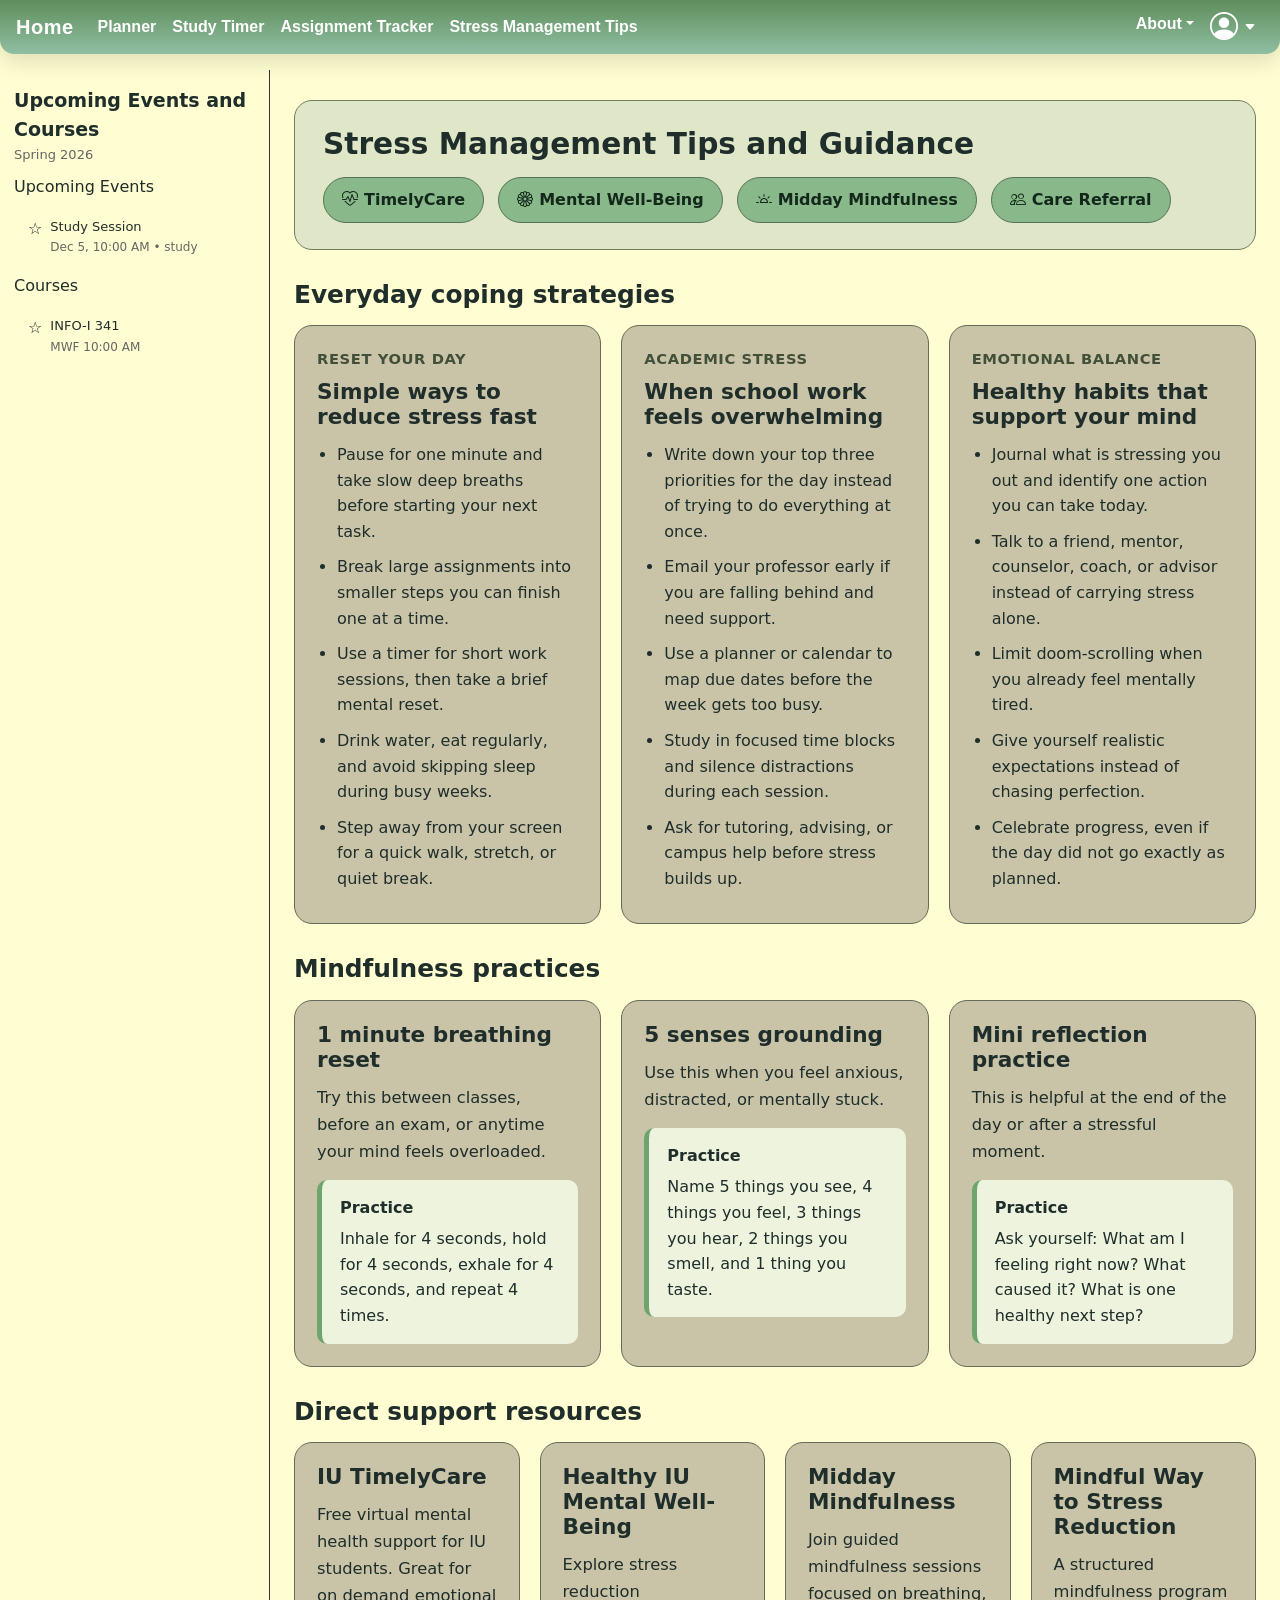
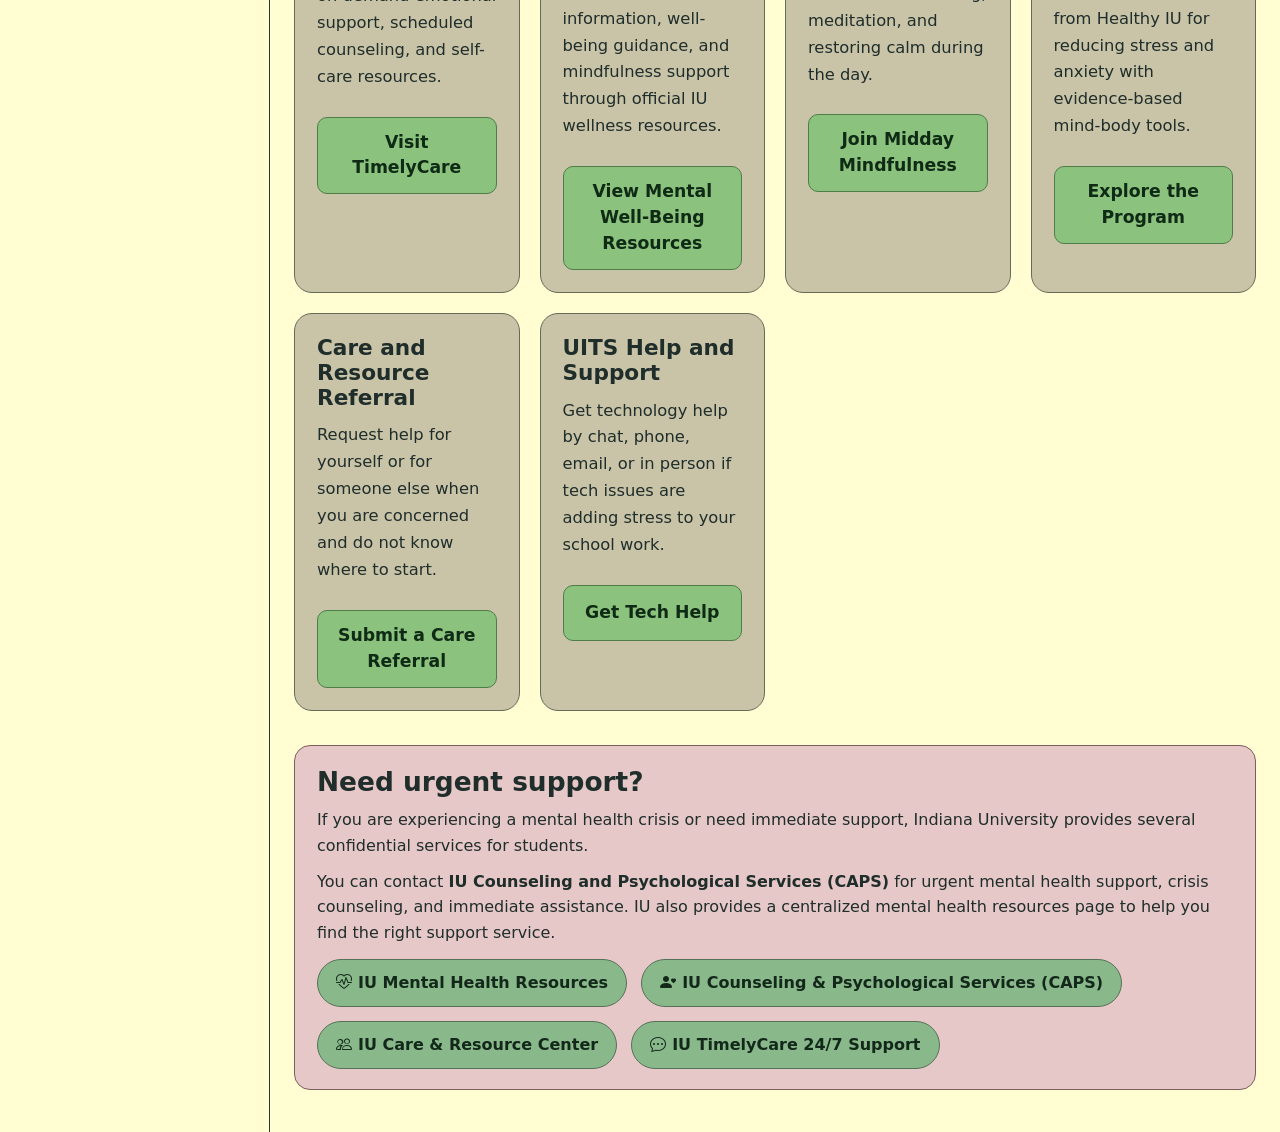
<file: epic3_stressManagement.html>
<!DOCTYPE html>
<html lang="en">

<head>
    <meta charset="UTF-8">
    <meta name="viewport" content="width=device-width, initial-scale=1.0">
    <title>Stress Management Tips</title>

    <link rel="stylesheet" href="https://cdn.jsdelivr.net/npm/bootstrap@4.6.2/dist/css/bootstrap.min.css">
    <link rel="stylesheet" href="https://cdn.jsdelivr.net/npm/bootstrap-icons@1.11.3/font/bootstrap-icons.css">
    <link rel="stylesheet" href="style.css">
    <link rel="stylesheet" href="stress.css">
</head>

<body class="has-fixed-nav">

    <!--MAIN NAVBAR (or topNavbar), css reference 'top-navbar'-->
    <nav class="navbar navbar-expand-lg navbar-light top-navbar">
        <a class="navbar-brand" href="index.html">Home</a>

        <!--hamburger button that opens all links and collapses both-->
        <button class="navbar-toggler" type="button" data-toggle="collapse" data-target=".dual-collapse"
            aria-expanded="false" aria-label="Toggle navigation">
            <span class="navbar-toggler-icon"></span>
        </button>

        <div class="collapse navbar-collapse dual-collapse" id="mainNavbar">
            <div class="navbar-nav">
                <a class="nav-item nav-link active" href="epic1_classCalendar.html">Planner</a>
                <a class="nav-item nav-link active" href="epic6_focusManagement.html">Study Timer</a>
                <a class="nav-item nav-link active" href="epic2_studyTracker.html">Assignment Tracker</a>
                <a class="nav-item nav-link active" href="epic3_stressManagement.html">Stress Management Tips</a>
            </div>
            <div class="navbar-nav ml-auto nav-auth-group">
                <div class="nav-item dropdown">
                    <a class="nav-link dropdown-toggle active" href="#" id="aboutDropdown" role="button"
                        data-toggle="dropdown" aria-haspopup="true" aria-expanded="false">About</a>
                    <div class="dropdown-menu" aria-labelledby="aboutDropdown">
                        <a class="dropdown-item" href="team.html">About Us</a>
                        <a class="dropdown-item" href="about.html">About the Project</a>
                    </div>
                </div>
                <div class="nav-item dropdown profile-dropdown-wrap">
                    <a class="nav-link profile-icon active" href="epic4_profile.html" id="profileDropdown"
                        title="Profile & Settings">
                        <i class="bi bi-person-circle"></i>
                        <i class="bi bi-caret-down-fill profile-caret"></i>
                    </a>

                    <div class="dropdown-menu dropdown-menu-right profile-menu" aria-labelledby="profileDropdown">
                        <a class="dropdown-item" href="epic4_profile.html">Profile &amp; Settings</a>
                        <div class="dropdown-divider"></div>
                        <a class="dropdown-item" href="login.html">Login</a>
                        <a class="dropdown-item" href="logout.html">Logout</a>
                    </div>
                </div>
            </div>
        </div>
    </nav>

    <div class="app_body">
        <aside class="sidebar">
            <div class="sidebar_head">
                <div class="sidebar_title">Upcoming Events and Courses</div>
                <div class="sidebar_term" data-term-label>Spring 2026</div>
            </div>

            <div class="sidebar_section">
                <div class="sidebar_section_title">Upcoming Events</div>
                <div class="sidebar_list" id="sidebarUpcoming"></div>
            </div>

            <div class="sidebar_section">
                <div class="sidebar_section_title">Courses</div>
                <div class="sidebar_list" id="sidebarCourses"></div>
            </div>
        </aside>

        <!-- course edit modal needed by the shared sidebar LocalStorage script -->
        <div class="modal fade" id="courseModal" tabindex="-1" role="dialog">
            <div class="modal-dialog" role="document">
                <div class="modal-content">
                    <form id="courseEditForm">
                        <div class="modal-header">
                            <h5 class="modal-title">Course Details</h5>
                            <button type="button" class="close" data-dismiss="modal"><span>&times;</span></button>
                        </div>
                        <div class="modal-body">
                            <input type="hidden" id="modalCourseId">
                            <div class="form-group">
                                <label for="modalCourseName">Course Name</label>
                                <input type="text" class="form-control" id="modalCourseName" required>
                            </div>
                            <div class="form-group">
                                <label for="modalCourseTime">Course Time</label>
                                <input type="text" class="form-control" id="modalCourseTime">
                            </div>
                            <div class="form-group">
                                <label for="modalCourseInstructor">Instructor</label>
                                <input type="text" class="form-control" id="modalCourseInstructor">
                            </div>
                        </div>
                        <div class="modal-footer">
                            <button type="button" id="deleteCourseBtn" class="btn btn-danger">Delete</button>
                            <button type="submit" class="btn btn-primary">Save Changes</button>
                        </div>
                    </form>
                </div>
            </div>
        </div>

        <section class="content stress-page">
            <div class="stress-hero">
                <h2 class="content_title">Stress Management Tips and Guidance</h2>

                <div class="quick-links">
                    <a class="quick-link-pill" href="https://www.iu.edu/mental-health/find-resources/timely-care.html"
                        target="_blank" rel="noopener noreferrer">
                        <i class="bi bi-heart-pulse"></i> TimelyCare
                    </a>
                    <a class="quick-link-pill" href="https://healthy.iu.edu/wellness-information/mental-well-being.html"
                        target="_blank" rel="noopener noreferrer">
                        <i class="bi bi-flower1"></i> Mental Well-Being
                    </a>
                    <a class="quick-link-pill"
                        href="https://healthy.iu.edu/campus-programs-services/university/midday-mindfulness.html"
                        target="_blank" rel="noopener noreferrer">
                        <i class="bi bi-brightness-alt-high"></i> Midday Mindfulness
                    </a>
                    <a class="quick-link-pill"
                        href="https://studentlife.indiana.edu/care-advocacy/care-and-resource-center/submit-care-referral.html"
                        target="_blank" rel="noopener noreferrer">
                        <i class="bi bi-people"></i> Care Referral
                    </a>
                </div>
            </div>

            <h3 class="section-heading">Everyday coping strategies</h3>
            <div class="tips-grid">
                <div class="stress-card">
                    <div class="mini-label">Reset your day</div>
                    <h3>Simple ways to reduce stress fast</h3>
                    <ul>
                        <li>Pause for one minute and take slow deep breaths before starting your next task.</li>
                        <li>Break large assignments into smaller steps you can finish one at a time.</li>
                        <li>Use a timer for short work sessions, then take a brief mental reset.</li>
                        <li>Drink water, eat regularly, and avoid skipping sleep during busy weeks.</li>
                        <li>Step away from your screen for a quick walk, stretch, or quiet break.</li>
                    </ul>
                </div>

                <div class="stress-card">
                    <div class="mini-label">Academic stress</div>
                    <h3>When school work feels overwhelming</h3>
                    <ul>
                        <li>Write down your top three priorities for the day instead of trying to do everything at once.
                        </li>
                        <li>Email your professor early if you are falling behind and need support.</li>
                        <li>Use a planner or calendar to map due dates before the week gets too busy.</li>
                        <li>Study in focused time blocks and silence distractions during each session.</li>
                        <li>Ask for tutoring, advising, or campus help before stress builds up.</li>
                    </ul>
                </div>

                <div class="stress-card">
                    <div class="mini-label">Emotional balance</div>
                    <h3>Healthy habits that support your mind</h3>
                    <ul>
                        <li>Journal what is stressing you out and identify one action you can take today.</li>
                        <li>Talk to a friend, mentor, counselor, coach, or advisor instead of carrying stress alone.
                        </li>
                        <li>Limit doom-scrolling when you already feel mentally tired.</li>
                        <li>Give yourself realistic expectations instead of chasing perfection.</li>
                        <li>Celebrate progress, even if the day did not go exactly as planned.</li>
                    </ul>
                </div>
            </div>

            <h3 class="section-heading">Mindfulness practices</h3>
            <div class="practice-grid">
                <div class="stress-card">
                    <h3>1 minute breathing reset</h3>
                    <p>Try this between classes, before an exam, or anytime your mind feels overloaded.</p>
                    <div class="mindfulness-box">
                        <strong>Practice</strong>
                        Inhale for 4 seconds, hold for 4 seconds, exhale for 4 seconds, and repeat 4 times.
                    </div>
                </div>

                <div class="stress-card">
                    <h3>5 senses grounding</h3>
                    <p>Use this when you feel anxious, distracted, or mentally stuck.</p>
                    <div class="mindfulness-box">
                        <strong>Practice</strong>
                        Name 5 things you see, 4 things you feel, 3 things you hear, 2 things you smell, and 1 thing you
                        taste.
                    </div>
                </div>

                <div class="stress-card">
                    <h3>Mini reflection practice</h3>
                    <p>This is helpful at the end of the day or after a stressful moment.</p>
                    <div class="mindfulness-box">
                        <strong>Practice</strong>
                        Ask yourself: What am I feeling right now? What caused it? What is one healthy next step?
                    </div>
                </div>
            </div>

            <h3 class="section-heading">Direct support resources</h3>
            <div class="resource-grid">
                <section class="stress-card resource-card">
                    <h3>IU TimelyCare</h3>
                    <p>Free virtual mental health support for IU students. Great for on demand emotional support,
                        scheduled counseling, and self-care resources.</p>
                    <a class="action-btn" href="https://www.iu.edu/mental-health/find-resources/timely-care.html"
                        target="_blank" rel="noopener noreferrer">Visit TimelyCare</a>
                </section>

                <section class="stress-card resource-card">
                    <h3>Healthy IU Mental Well-Being</h3>
                    <p>Explore stress reduction information, well-being guidance, and mindfulness support through
                        official IU wellness resources.</p>
                    <a class="action-btn" href="https://healthy.iu.edu/wellness-information/mental-well-being.html"
                        target="_blank" rel="noopener noreferrer">View Mental Well-Being Resources</a>
                </section>

                <section class="stress-card resource-card">
                    <h3>Midday Mindfulness</h3>
                    <p>Join guided mindfulness sessions focused on breathing, meditation, and restoring calm during the
                        day.</p>
                    <a class="action-btn"
                        href="https://healthy.iu.edu/campus-programs-services/university/midday-mindfulness.html"
                        target="_blank" rel="noopener noreferrer">Join Midday Mindfulness</a>
                </section>

                <section class="stress-card resource-card">
                    <h3>Mindful Way to Stress Reduction</h3>
                    <p>A structured mindfulness program from Healthy IU for reducing stress and anxiety with
                        evidence-based mind-body tools.</p>
                    <a class="action-btn"
                        href="https://healthy.iu.edu/campus-programs-services/university/mindful-way.html"
                        target="_blank" rel="noopener noreferrer">Explore the Program</a>
                </section>

                <section class="stress-card resource-card">
                    <h3>Care and Resource Referral</h3>
                    <p>Request help for yourself or for someone else when you are concerned and do not know where to
                        start.</p>
                    <a class="action-btn"
                        href="https://studentlife.indiana.edu/care-advocacy/care-and-resource-center/submit-care-referral.html"
                        target="_blank" rel="noopener noreferrer">Submit a Care Referral</a>
                </section>

                <section class="stress-card resource-card">
                    <h3>UITS Help and Support</h3>
                    <p>Get technology help by chat, phone, email, or in person if tech issues are adding stress to your
                        school work.</p>
                    <a class="action-btn" href="https://uits.iu.edu/get-help/index.html" target="_blank"
                        rel="noopener noreferrer">Get Tech Help</a>
                </section>
            </div>

            <div class="emergency-box">
                <h3>Need urgent support?</h3>
                <p>If you are experiencing a mental health crisis or need immediate support, Indiana University provides
                    several confidential services for students.</p>
                <p>You can contact <strong>IU Counseling and Psychological Services (CAPS)</strong> for urgent mental
                    health support, crisis counseling, and immediate assistance. IU also provides a centralized mental
                    health resources page to help you find the right support service.</p>

                <div class="quick-links emergency-links">
                    <a class="quick-link-pill" href="https://www.iu.edu/mental-health/" target="_blank"
                        rel="noopener noreferrer"><i class="bi bi-heart-pulse"></i> IU Mental Health Resources</a>
                    <a class="quick-link-pill" href="https://healthcenter.indiana.edu/counseling/index.html"
                        target="_blank" rel="noopener noreferrer"><i class="bi bi-person-heart"></i> IU Counseling &amp;
                        Psychological Services (CAPS)</a>
                    <a class="quick-link-pill"
                        href="https://studentlife.indiana.edu/care-advocacy/care-and-resource-center/index.html"
                        target="_blank" rel="noopener noreferrer"><i class="bi bi-people"></i> IU Care &amp; Resource
                        Center</a>
                    <a class="quick-link-pill" href="https://timelycare.com/iu" target="_blank"
                        rel="noopener noreferrer"><i class="bi bi-chat-dots"></i> IU TimelyCare 24/7 Support</a>
                </div>
            </div>
        </section>
    </div>

    <script src="https://code.jquery.com/jquery-3.5.1.slim.min.js"></script>
    <script src="https://cdn.jsdelivr.net/npm/bootstrap@4.6.2/dist/js/bootstrap.bundle.min.js"></script>

    <script src="storage.js"></script>
</body>

</html>
</file>
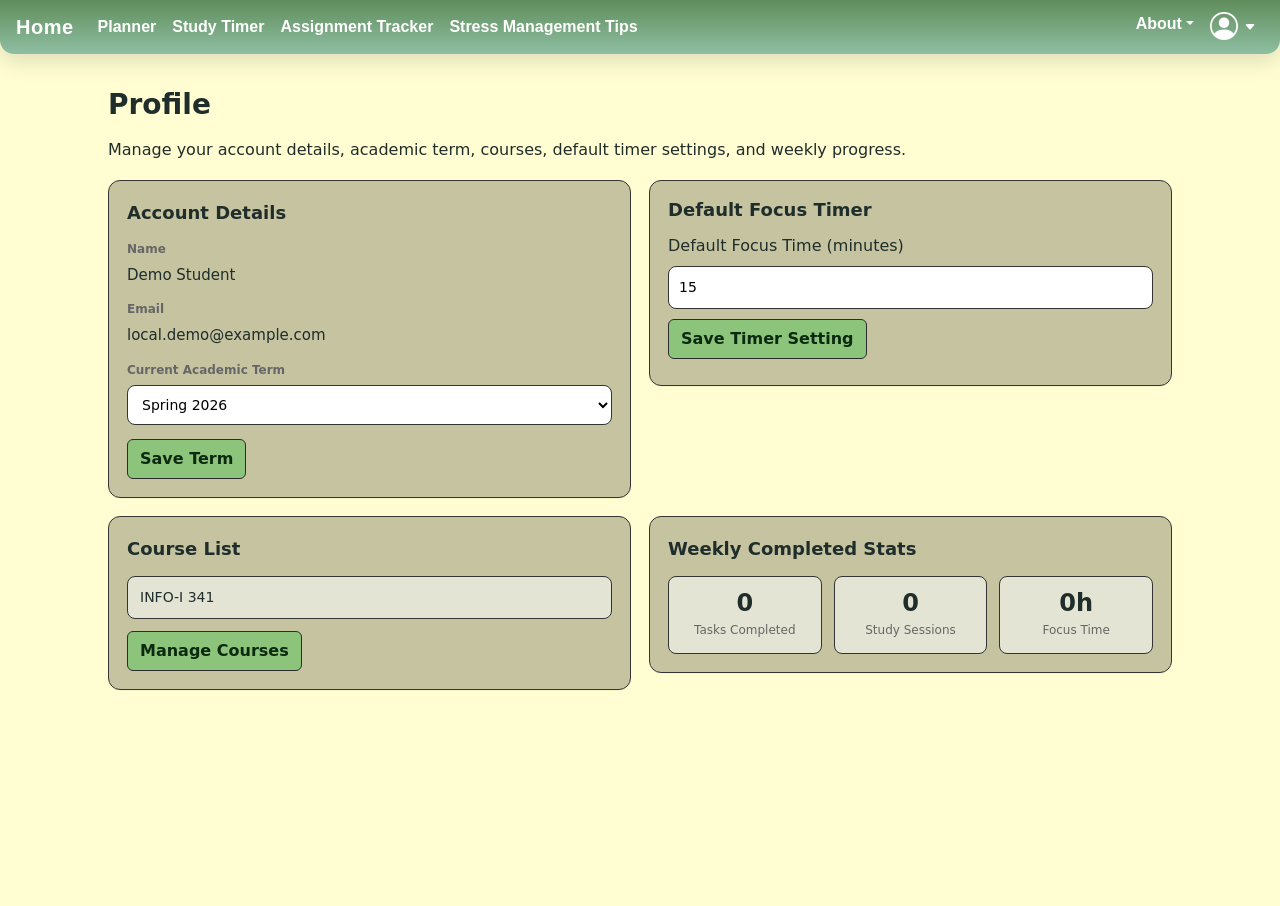
<file: epic4_profile.html>
<!DOCTYPE html>
<html lang="en">

<head>
  <meta charset="UTF-8">
  <meta name="viewport" content="width=device-width, initial-scale=1.0">
  <link rel="stylesheet" href="https://cdn.jsdelivr.net/npm/bootstrap@4.6.2/dist/css/bootstrap.min.css">
  <link rel="stylesheet" href="https://cdn.jsdelivr.net/npm/bootstrap-icons@1.11.3/font/bootstrap-icons.css">
  <link rel="stylesheet" href="style.css">
  <title>Profile</title>

  <style>
    .layout {
      grid-template-columns: 1fr;
      justify-content: center
    }

    .content {
      max-width: 1100px;
      margin: 0 auto
    }

    .profile-grid {
      display: grid;
      grid-template-columns: 1fr 1fr;
      gap: 18px;
      align-items: start;
      margin-top: 18px
    }

    .profile-card {
      background: #abaa8cb0;
      border: 1px solid var(--border);
      border-radius: 12px;
      padding: 18px;
      box-shadow: 0 1px 0 rgba(0, 0, 0, .03)
    }

    .profile-section-title,
    .profile-card h3 {
      font-size: 18px;
      font-weight: 700;
      margin: 0 0 14px
    }

    .profile-row {
      margin-bottom: 14px
    }

    .profile-label {
      display: block;
      font-size: 12px;
      font-weight: 700;
      color: var(--muted);
      margin-bottom: 6px
    }

    .profile-value {
      font-size: 15px
    }

    .profile-select,
    .input {
      width: 100%;
      border: 1px solid var(--border);
      border-radius: 8px;
      padding: 10px;
      background: #fff;
      font-size: 14px
    }

    .profile-actions {
      display: flex;
      gap: 10px;
      flex-wrap: wrap;
      margin-top: 12px
    }

    .course-list {
      display: flex;
      flex-direction: column;
      gap: 10px
    }

    .course-item {
      background: rgba(255, 255, 255, .55);
      border: 1px solid var(--border);
      border-radius: 8px;
      padding: 10px 12px;
      font-size: 14px
    }

    .stats-grid {
      display: grid;
      grid-template-columns: repeat(3, 1fr);
      gap: 12px
    }

    .stat-box {
      background: rgba(255, 255, 255, .55);
      border: 1px solid var(--border);
      border-radius: 8px;
      padding: 14px;
      text-align: center
    }

    .stat-number {
      font-size: 24px;
      font-weight: 700;
      line-height: 1;
      margin-bottom: 6px
    }

    .stat-label {
      font-size: 12px;
      color: var(--muted)
    }

    @media(max-width:920px) {

      .profile-grid,
      .stats-grid {
        grid-template-columns: 1fr
      }
    }
  </style>
</head>

<body class="has-fixed-nav">

  <!--MAIN NAVBAR (or topNavbar), css reference 'top-navbar'-->
  <nav class="navbar navbar-expand-lg navbar-light top-navbar">
    <a class="navbar-brand" href="index.html">Home</a>
    <button class="navbar-toggler" type="button" data-toggle="collapse" data-target=".dual-collapse"
      aria-expanded="false" aria-label="Toggle navigation"><span class="navbar-toggler-icon"></span></button>
    <div class="collapse navbar-collapse dual-collapse" id="mainNavbar">
      <div class="navbar-nav">
        <a class="nav-item nav-link active" href="epic1_classCalendar.html">Planner</a>
        <a class="nav-item nav-link active" href="epic6_focusManagement.html">Study Timer</a>
        <a class="nav-item nav-link active" href="epic2_studyTracker.html">Assignment Tracker</a>
        <a class="nav-item nav-link active" href="epic3_stressManagement.html">Stress Management Tips</a>
      </div>
      <div class="navbar-nav ml-auto nav-auth-group">
        <div class="nav-item dropdown"><a class="nav-link dropdown-toggle active" href="#" id="aboutDropdown"
            role="button" data-toggle="dropdown">About</a>
          <div class="dropdown-menu" aria-labelledby="aboutDropdown">
            <a class="dropdown-item" href="team.html">About Us</a>
            <a class="dropdown-item" href="about.html">About the Project</a>
          </div>
        </div>
        <div class="nav-item dropdown profile-dropdown-wrap"><a class="nav-link profile-icon active"
            href="epic4_profile.html" id="profileDropdown" title="Profile & Settings"><i
              class="bi bi-person-circle"></i><i class="bi bi-caret-down-fill profile-caret"></i></a>
          <div class="dropdown-menu dropdown-menu-right profile-menu" aria-labelledby="profileDropdown"><a
              class="dropdown-item" href="epic4_profile.html">Profile &amp; Settings</a>
            <div class="dropdown-divider"></div><a class="dropdown-item" href="login.html">Login</a><a
              class="dropdown-item" href="logout.html">Logout</a>
          </div>
        </div>
      </div>
    </div>
  </nav>

  <div class="layout">
    <main class="content">
      <h2 class="content_title">Profile</h2>
      <p>Manage your account details, academic term, courses, default timer settings, and weekly progress.</p>
      <div class="profile-grid">
        <section class="profile-card">
          <div class="profile-section-title">Account Details</div>
          <div class="profile-row"><span class="profile-label">Name</span>
            <div class="profile-value" id="profileName">Demo Student</div>
          </div>
          <div class="profile-row"><span class="profile-label">Email</span>
            <div class="profile-value" id="profileEmail">local.demo@example.com</div>
          </div>
          <div class="profile-row"><label class="profile-label" for="term">Current Academic Term</label><select
              id="term" class="profile-select">
              <option>Spring 2026</option>
              <option>Summer 2026</option>
              <option>Fall 2026</option>
            </select></div>
          <div class="profile-actions"><button class="btn" id="saveTermBtn">Save Term</button></div>
        </section>
        <div class="profile-card">
          <h3>Default Focus Timer</h3>
          <form id="timerPrefForm"><label for="focus_time">Default Focus Time (minutes)</label><input id="focus_time"
              name="focus_time" type="number" value="15" min="1" max="30" class="input"><button class="btn"
              style="margin-top:10px;" type="submit">Save Timer Setting</button>
            <div id="timerPrefMessage" class="mt-2"></div>
          </form>
        </div>
        <section class="profile-card">
          <div class="profile-section-title">Course List</div>
          <div class="course-list" id="profileCourseList"></div>
          <div class="profile-actions"><a href="epic5_import.html" class="btn">Manage Courses</a></div>
        </section>
        <section class="profile-card">
          <div class="profile-section-title">Weekly Completed Stats</div>
          <div class="stats-grid">
            <div class="stat-box">
              <div class="stat-number" id="completedTasksStat">0</div>
              <div class="stat-label">Tasks Completed</div>
            </div>
            <div class="stat-box">
              <div class="stat-number" id="studySessionsStat">0</div>
              <div class="stat-label">Study Sessions</div>
            </div>
            <div class="stat-box">
              <div class="stat-number" id="focusTimeStat">0h</div>
              <div class="stat-label">Focus Time</div>
            </div>
          </div>
        </section>
      </div>
    </main>
  </div>

  <script src="https://code.jquery.com/jquery-3.5.1.slim.min.js"></script>
  <script src="https://cdn.jsdelivr.net/npm/bootstrap@4.6.2/dist/js/bootstrap.bundle.min.js"></script>
  <script src="storage.js"></script>
  <script src="profile.js"></script>
</body>

</html>
</file>
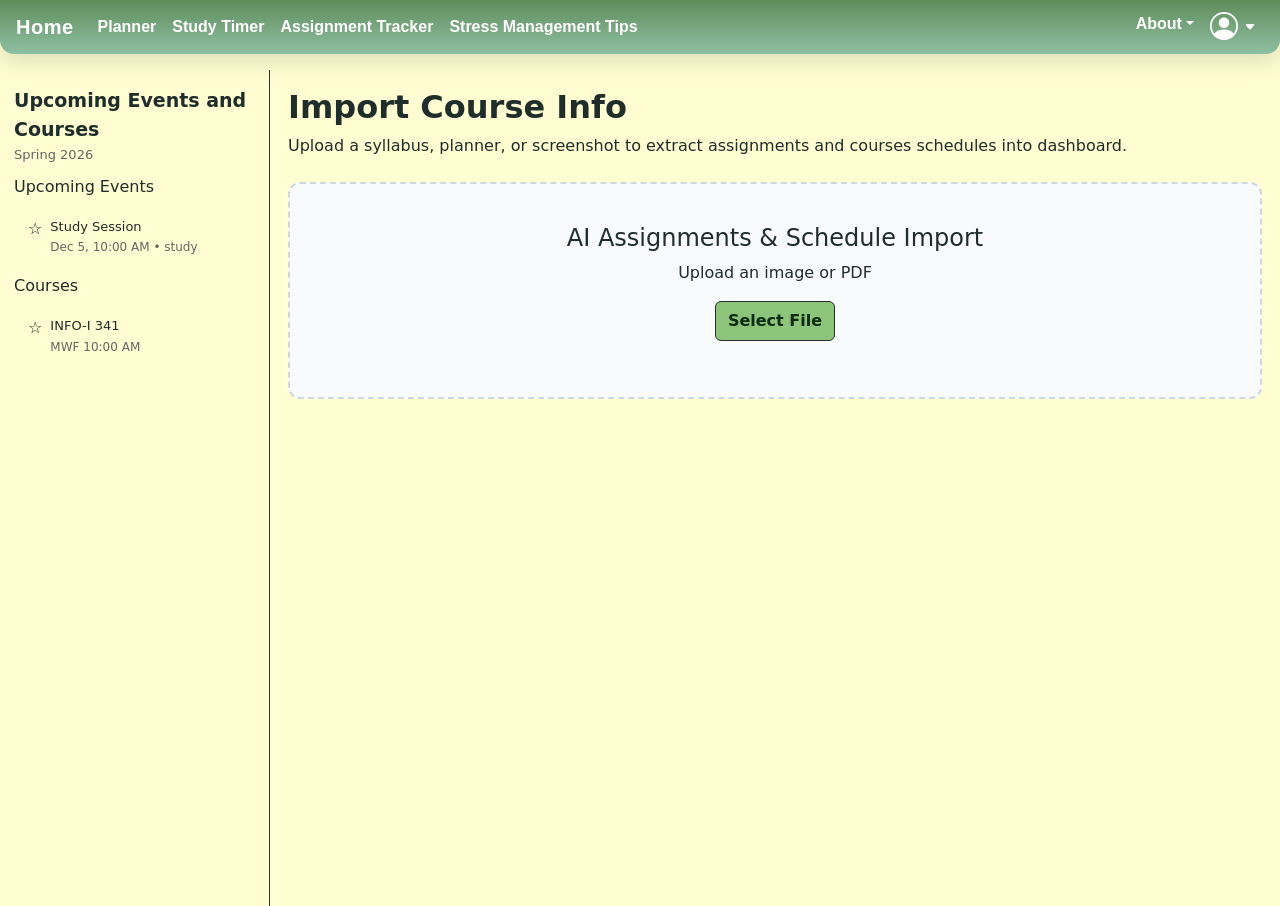
<file: epic5_import.html>
<!DOCTYPE html>
<html lang="en">

<head>
    <meta charset="UTF-8">
    <meta name="viewport" content="width=device-width, initial-scale=1.0">
    <title>Import Course Info</title>

    <link rel="stylesheet" href="https://cdn.jsdelivr.net/npm/bootstrap@4.6.2/dist/css/bootstrap.min.css">
    <link rel="stylesheet" href="https://cdn.jsdelivr.net/npm/bootstrap-icons@1.11.3/font/bootstrap-icons.css">
    <link rel="stylesheet" href="style.css">
    <style>
        /*upload box styling*/
        .upload-card {
            border: 2px dashed #cfd8dc;
            border-radius: 12px;
            padding: 40px;
            text-align: center;
            background: #f9fafb;
        }

        /*preview box styling*/
        .review-section {
            display: none;
            margin-top: 30px;
        }

        .preview-box {
            height: 300px;
            border: 1px solid #ddd;
            border-radius: 10px;
            display: flex;
            align-items: center;
            justify-content: center;
            background: #f8f9fa;
            overflow: hidden;
        }

        .warning-box {
            background: #fff3cd;
            border: 1px solid #ffeeba;
            border-radius: 8px;
            padding: 10px;
            margin-top: 15px;
        }
    </style>
</head>

<body class="has-fixed-nav">

    <!--MAIN NAVBAR (or topNavbar), css reference 'top-navbar'-->
    <nav class="navbar navbar-expand-lg navbar-light top-navbar">
        <a class="navbar-brand" href="index.html">Home</a>

        <!--hamburger button that opens all links and collapses both-->
        <button class="navbar-toggler" type="button" data-toggle="collapse" data-target=".dual-collapse"
            aria-expanded="false" aria-label="Toggle navigation">
            <span class="navbar-toggler-icon"></span>
        </button>
        <div class="collapse navbar-collapse dual-collapse" id="mainNavbar">
            <div class="navbar-nav">
                <a class="nav-item nav-link active" href="epic1_classCalendar.html">Planner</a>
                <a class="nav-item nav-link active" href="epic6_focusManagement.html">Study Timer</a>
                <a class="nav-item nav-link active" href="epic2_studyTracker.html">Assignment Tracker</a>
                <a class="nav-item nav-link active" href="epic3_stressManagement.html">Stress Management Tips</a>
            </div>
            <div class="navbar-nav ml-auto nav-auth-group">
                <div class="nav-item dropdown">
                    <a class="nav-link dropdown-toggle active" href="#" id="aboutDropdown" role="button"
                        data-toggle="dropdown" aria-haspopup="true" aria-expanded="false">About</a>
                    <div class="dropdown-menu" aria-labelledby="aboutDropdown">
                        <a class="dropdown-item" href="#">Repository (local copy)</a>
                        <a class="dropdown-item" href="team.html">About Us</a>
                        <a class="dropdown-item" href="about.html">About the Project</a>
                    </div>
                </div>
                <div class="nav-item dropdown profile-dropdown-wrap">
                    <a class="nav-link profile-icon active" href="epic4_profile.html" id="profileDropdown"
                        title="Profile & Settings">
                        <i class="bi bi-person-circle"></i>
                        <i class="bi bi-caret-down-fill profile-caret"></i>
                    </a>

                    <div class="dropdown-menu dropdown-menu-right profile-menu" aria-labelledby="profileDropdown">
                        <a class="dropdown-item" href="epic4_profile.html">Profile &amp; Settings</a>
                        <div class="dropdown-divider"></div>
                        <a class="dropdown-item" href="login.html">Login</a>
                        <a class="dropdown-item" href="logout.html">Logout</a>
                    </div>
                </div>
            </div>
        </div>
    </nav>

    <div class="app_body">
        <aside class="sidebar">
            <div class="sidebar_head">
                <div class="sidebar_title">Upcoming Events and Courses</div>
                <div class="sidebar_term" data-term-label>Spring 2026</div>
            </div>
            <div class="sidebar_section">
                <div class="sidebar_section_title">Upcoming Events</div>
                <div class="sidebar_list" id="sidebarUpcoming"></div>
            </div>

            <div class="sidebar_section">
                <div class="sidebar_section_title">Courses</div>
                <div class="sidebar_list" id="sidebarCourses"></div>
            </div>
        </aside>
        <div class="modal fade" id="courseModal" tabindex="-1" role="dialog" aria-labelledby="courseModalLabel"
            aria-hidden="true">
            <div class="modal-dialog" role="document">
                <div class="modal-content">
                    <form id="courseEditForm">
                        <div class="modal-header">
                            <h5 class="modal-title">Course Details</h5>
                            <button type="button" class="close" data-dismiss="modal" aria-label="Close"><span
                                    aria-hidden="true">&times;</span></button>
                        </div>
                        <div class="modal-body">
                            <input type="hidden" id="modalCourseId">
                            <div class="form-group"><label for="modalCourseName">Course Name</label><input type="text"
                                    class="form-control" id="modalCourseName" required></div>
                            <div class="form-group"><label for="modalCourseTime">Course Time</label><input type="text"
                                    class="form-control" id="modalCourseTime"></div>
                            <div class="form-group"><label for="modalCourseInstructor">Instructor</label><input
                                    type="text" class="form-control" id="modalCourseInstructor"></div>
                        </div>
                        <div class="modal-footer">
                            <button type="button" id="deleteCourseBtn" class="btn btn-danger">Delete</button>
                            <button type="submit" class="btn btn-primary">Save Changes</button>
                        </div>
                    </form>
                </div>
            </div>
        </div>

        <section class="content">
            <h2>Import Course Info</h2>
            <p>
                Upload a syllabus, planner, or screenshot to extract assignments and courses schedules into dashboard.
            </p>

            <!--upload section-->
            <div class="upload-card mt-4" id="uploadSection">
                <h4>AI Assignments & Schedule Import</h4>
                <p>Upload an image or PDF</p>
                <input type="file" id="fileInput" class="d-none" accept="image/*,application/pdf">
                <button class="btn btn-success" onclick="document.getElementById('fileInput').click()">
                    Select File
                </button>

                <p class="text-muted mt-2" id="fileName"></p>
            </div>

            <!--loading message while ai loading-->
            <div id="loadingMessage" class="mt-3 text-muted" style="display:none;">
                <span class="spinner-border spinner-border-sm"></span>
                Reading your image...
            </div>

            <!--review section after extraction-->
            <div class="review-section" id="reviewSection">
                <div class="row">
                    <div class="col-md-7">
                        <h5>Select assignments to import:</h5>
                        <div id="assignmentContainer"></div>

                        <h5 class="mt-3">Select courses to import:</h5>
                        <div id="courseContainer"></div>

                        <div class="warning-box d-none" id="warningBox"></div>

                        <div class="mt-3">
                            <button class="btn btn-success" id="confirmBtn" type="button">Confirm & Add</button>
                            <button class="btn btn-secondary" type="button" onclick="resetImport()">Cancel</button>
                        </div>
                    </div>

                    <!--image preview loads image-->
                    <div class="col-md-5">
                        <h5>Image Preview</h5>
                        <div class="preview-box" id="previewBox">
                            <span class="text-muted">No file selected</span>
                        </div>
                    </div>
                </div>
            </div>
        </section>
    </div>

    <!--modal for assignment confirm-->
    <div class="modal fade" id="scheduleModal" tabindex="-1">
        <div class="modal-dialog">
            <div class="modal-content">
                <div class="modal-header">
                    <h5 class="modal-title">Add Imported Assignments to Calendar</h5>
                    <button type="button" class="close" data-dismiss="modal">&times;</button>
                </div>

                <div class="modal-body">
                    <p>Choose a default date, start time, and duration for the imported assignments.</p>

                    <div class="form-group">
                        <label for="defaultDate">Date</label>
                        <input type="date" id="defaultDate" class="form-control">
                    </div>

                    <div class="form-group">
                        <label for="defaultStartTime">Start Time</label>
                        <input type="time" id="defaultStartTime" class="form-control" value="17:00">
                    </div>

                    <div class="form-group">
                        <label for="defaultDuration">Duration (minutes)</label>
                        <input type="number" id="defaultDuration" class="form-control" value="60" min="1">
                    </div>
                </div>

                <div class="modal-footer">
                    <button type="button" class="btn btn-secondary" data-dismiss="modal">Cancel</button>
                    <button type="button" class="btn btn-success" id="scheduleConfirmBtn">Confirm & Add</button>
                </div>
            </div>
        </div>
    </div>

    <script>
        let currentUploadId = null;
        let lastExtracted = null;

        //renders list of checkboxes items are data namePrefix for generating new ids
        function renderCheckBox(containerId, items, namePrefix) {
            const container = document.getElementById(containerId);
            container.innerHTML = "";

            if (!items || items.length === 0) {
                container.innerHTML = `<p class="text-muted mb-2">None found</p>`;
                return;
            }
            items.forEach((label, idx) => {
                const safeId = `${namePrefix}_${idx}`;

                container.insertAdjacentHTML("beforeend", `
                    <div class="form-check">
                        <input class="form-check-input" type="checkbox" id="${safeId}" name="${namePrefix}[]" value="${label}" checked>
                        <label class="form-check-label" for="${safeId}">${label}</label>
                    </div>`
                );
            });
        }

        //returns array of values from ai
        function getCheckedValues(containerId) {
            const container = document.getElementById(containerId);
            const checked = [...container.querySelectorAll('input[type="checkbox"]:checked')];
            return checked.map(cb => cb.value);
        }

        //resets the page back to its original state
        function resetImport() {
            currentUploadId = null;
            lastExtracted = null;

            document.getElementById('fileInput').value = "";
            document.getElementById('fileName').textContent = '';
            document.getElementById('previewBox').innerHTML = '<span class="text-muted">No file selected</span>';

            document.getElementById("courseContainer").innerHTML = "";
            document.getElementById("assignmentContainer").innerHTML = "";

            const wb = document.getElementById("warningBox");
            wb.classList.add("d-none");
            wb.textContent = "";

            document.getElementById('loadingMessage').style.display = 'none';
            document.getElementById('fileInput').disabled = false;
            document.getElementById('uploadSection').style.display = 'block';
            document.getElementById('reviewSection').style.display = 'none';
        }

        //for selected file: preview, loading loading message 
        document.getElementById('fileInput').addEventListener('change', async function () {
            const file = this.files[0];
            if (!file) return;

            document.getElementById('fileName').textContent = file.name;

            const previewBox = document.getElementById('previewBox');
            previewBox.innerHTML = '';

            if (file.type.startsWith("image/")) {
                const img = document.createElement('img');
                img.src = URL.createObjectURL(file);
                img.style.maxWidth = "100%";
                img.style.maxHeight = "100%";
                previewBox.appendChild(img);
            } else {
                previewBox.innerHTML = '<span class="text-muted">PDF selected (preview later)</span>';
            }

            //routing fiddly
            document.getElementById('uploadSection').style.display = 'none';
            document.getElementById('reviewSection').style.display = 'none';
            document.getElementById('loadingMessage').style.display = 'block';

            const fd = new FormData();
            fd.append("file", file);

            document.getElementById('fileInput').disabled = true;

            const text = await file.text().catch(() => "");
            const base = file.name.replace(/\.[^/.]+$/, "");
            const words = (text || base).split(/\n|,|;/).map(x => x.trim()).filter(Boolean);
            lastExtracted = {
                courses: words.filter(x => /INFO|CSCI|MATH|ENG|SPAN|BIOL|CHEM|HIST/i.test(x)).slice(0, 6),
                assignments: words.filter(x => /quiz|exam|assignment|project|paper|homework|due/i.test(x)).slice(0, 12)
            };
            if (lastExtracted.courses.length === 0) lastExtracted.courses = [base || "Imported Course"];
            if (lastExtracted.assignments.length === 0) lastExtracted.assignments = [base ? `${base} Assignment` : "Imported Assignment"];
            document.getElementById('loadingMessage').style.display = 'none';
            document.getElementById('fileInput').disabled = false;
            document.getElementById('reviewSection').style.display = 'block';
            renderCheckBox("courseContainer", lastExtracted.courses, "course");
            renderCheckBox("assignmentContainer", lastExtracted.assignments, "assignments");
        });

        //on click for confirm send items to backend
        let pendingCourses = [];
        let pendingAssignments = [];

        document.getElementById('confirmBtn').addEventListener('click', function () {

            const selectedCourses = getCheckedValues("courseContainer");
            const selectedAssignments = getCheckedValues("assignmentContainer");

            if ((!selectedCourses || selectedCourses.length === 0) &&
                (!selectedAssignments || selectedAssignments.length === 0)) {
                alert("Nothing selected to import.");
                return;
            }

            pendingCourses = selectedCourses;
            pendingAssignments = selectedAssignments;

            // if assignments exist ask for calendar info
            if (pendingAssignments.length > 0) {

                const today = new Date();
                const yyyy = today.getFullYear();
                const mm = String(today.getMonth() + 1).padStart(2, '0');
                const dd = String(today.getDate()).padStart(2, '0');

                document.getElementById("defaultDate").value = `${yyyy}-${mm}-${dd}`;

                $('#scheduleModal').modal('show');
            }
            else {
                submitImport(selectedCourses, selectedAssignments);
            }
        });

        document.getElementById('scheduleConfirmBtn').addEventListener('click', function () {

            const defaultDate = document.getElementById("defaultDate").value;
            const defaultStartTime = document.getElementById("defaultStartTime").value;
            const defaultDuration = document.getElementById("defaultDuration").value;

            if (!defaultDate || !defaultStartTime || !defaultDuration) {
                alert("Please choose a date, start time, and duration.");
                return;
            }

            $('#scheduleModal').modal('hide');

            submitImport(
                pendingCourses,
                pendingAssignments,
                defaultDate,
                defaultStartTime,
                defaultDuration
            );
        });

        async function submitImport(courses, assignments, date = "", start = "", duration = "") {
            const existingCourses = StressLessStore.getCourses();
            courses.forEach(name => StressLessStore.upsertCourse({ course_name: name, course_time: "Imported", instructor: "" }));
            assignments.forEach((title, idx) => {
                StressLessStore.addTask({ title, className: courses[0] || "Imported", completed: false });
                if (date) {
                    const startDate = new Date(`${date}T${start || "17:00"}`);
                    startDate.setHours(startDate.getHours() + idx);
                    StressLessStore.addEvent({
                        title, category: "assignment", description: "Imported from schedule file",
                        start: startDate.toISOString(), durationHours: Math.max(1, Math.round((Number(duration) || 60) / 60))
                    });
                }
            });
            alert(`Imported!
Courses: ${courses.length}
Assignments: ${assignments.length}
Events: ${date ? assignments.length : 0}`);
            resetImport();
        }
    </script>

    <script src="https://code.jquery.com/jquery-3.5.1.slim.min.js"></script>
    <script src="https://cdn.jsdelivr.net/npm/bootstrap@4.6.2/dist/js/bootstrap.bundle.min.js"></script>

    <script src="storage.js"></script>
</body>

</html>
</file>
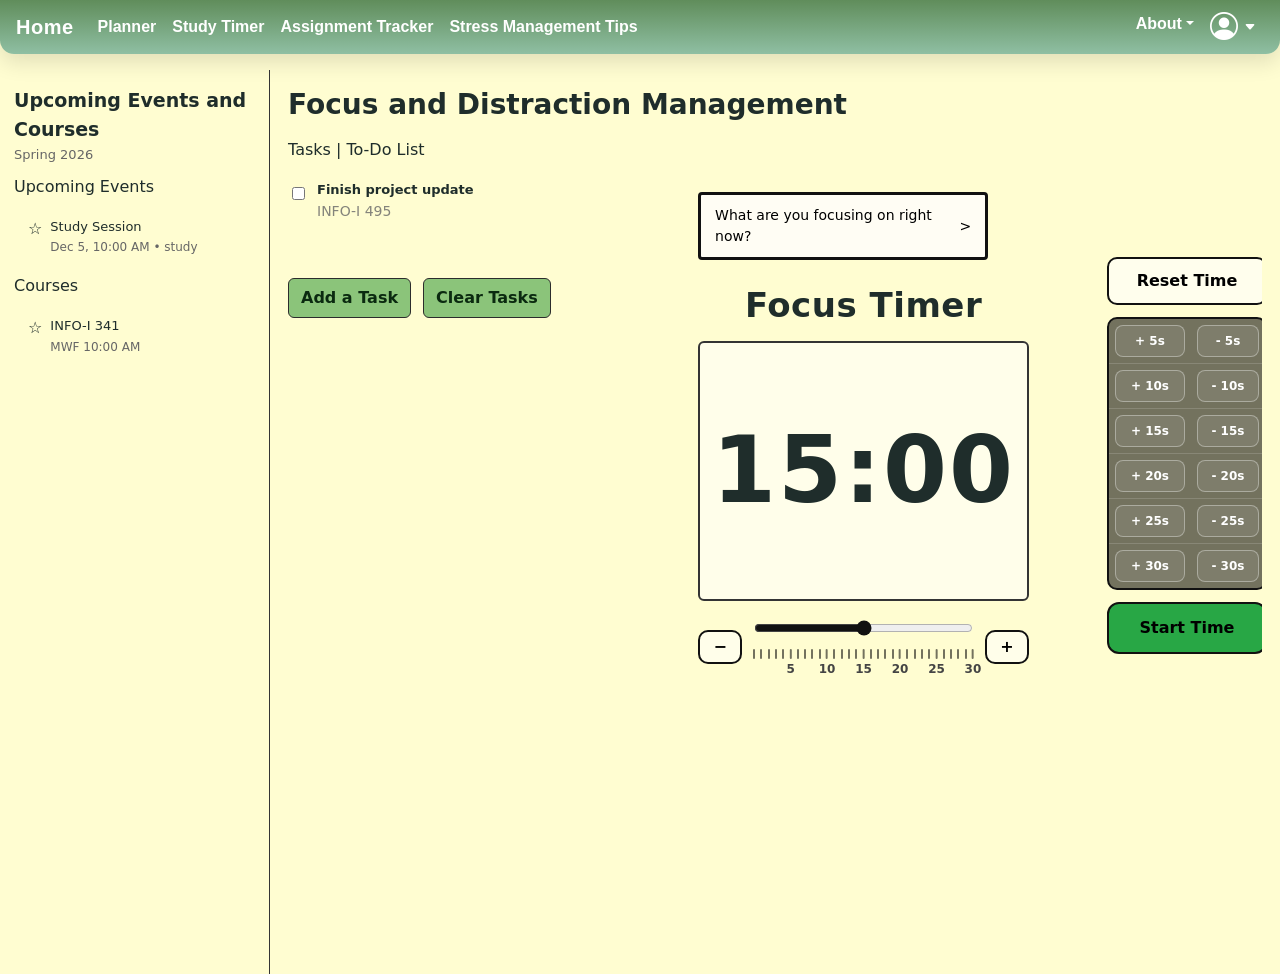
<file: epic6_focusManagement.html>
<!DOCTYPE html>
<html lang="en">

<head>
    <meta charset="UTF-8">
    <meta name="viewport" content="width=device-width, initial-scale=1.0">
    <title>Focus and Distraction Management</title>

    <link rel="stylesheet" href="https://cdn.jsdelivr.net/npm/bootstrap@4.6.2/dist/css/bootstrap.min.css">
    <link rel="stylesheet" href="https://cdn.jsdelivr.net/npm/bootstrap-icons@1.11.3/font/bootstrap-icons.css">
    <link rel="stylesheet" href="style.css">
    <link rel="stylesheet" href="timer.css">
</head>

<body class="has-fixed-nav">
    <!--MAIN NAVBAR (or topNavbar), css reference 'top-navbar'-->
    <nav class="navbar navbar-expand-lg navbar-light top-navbar">
        <a class="navbar-brand" href="index.html">Home</a>

        <!--hamburger button that opens all links and collapses both-->
        <button class="navbar-toggler" type="button" data-toggle="collapse" data-target=".dual-collapse"
            aria-expanded="false" aria-label="Toggle navigation">
            <span class="navbar-toggler-icon"></span>
        </button>
        <div class="collapse navbar-collapse dual-collapse" id="mainNavbar">
            <div class="navbar-nav">
                <a class="nav-item nav-link active" href="epic1_classCalendar.html">Planner</a>
                <a class="nav-item nav-link active" href="epic6_focusManagement.html">Study Timer</a>
                <a class="nav-item nav-link active" href="epic2_studyTracker.html">Assignment Tracker</a>
                <a class="nav-item nav-link active" href="epic3_stressManagement.html">Stress Management Tips</a>
            </div>
            <div class="navbar-nav ml-auto nav-auth-group">
                <div class="nav-item dropdown">
                    <a class="nav-link dropdown-toggle active" href="#" id="aboutDropdown" role="button"
                        data-toggle="dropdown" aria-haspopup="true" aria-expanded="false">About</a>
                    <div class="dropdown-menu" aria-labelledby="aboutDropdown">
                        <a class="dropdown-item" href="team.html">About Us</a>
                        <a class="dropdown-item" href="about.html">About the Project</a>
                    </div>
                </div>
                <div class="nav-item dropdown profile-dropdown-wrap">
                    <a class="nav-link profile-icon active" href="epic4_profile.html" id="profileDropdown"
                        title="Profile & Settings">
                        <i class="bi bi-person-circle"></i>
                        <i class="bi bi-caret-down-fill profile-caret"></i>
                    </a>

                    <div class="dropdown-menu dropdown-menu-right profile-menu" aria-labelledby="profileDropdown">
                        <a class="dropdown-item" href="epic4_profile.html">Profile &amp; Settings</a>
                        <div class="dropdown-divider"></div>
                        <a class="dropdown-item" href="login.html">Login</a>
                        <a class="dropdown-item" href="logout.html">Logout</a>
                    </div>
                </div>
            </div>
        </div>
    </nav>

    <div class="app_body">
        <aside class="sidebar">
            <div class="sidebar_head">
                <div class="sidebar_title">Upcoming Events and Courses</div>
                <div class="sidebar_term" data-term-label>Spring 2026</div>
            </div>
            <div class="sidebar_section">
                <div class="sidebar_section_title">Upcoming Events</div>
                <div class="sidebar_list" id="sidebarUpcoming"></div>
            </div>

            <div class="sidebar_section">
                <div class="sidebar_section_title">Courses</div>
                <div class="sidebar_list" id="sidebarCourses"></div>
            </div>
        </aside>

        <div class="modal fade" id="courseModal" tabindex="-1" role="dialog" aria-labelledby="courseModalLabel"
            aria-hidden="true">
            <div class="modal-dialog" role="document">
                <div class="modal-content">
                    <form id="courseEditForm">
                        <div class="modal-header">
                            <h5 class="modal-title">Course Details</h5>
                            <button type="button" class="close" data-dismiss="modal" aria-label="Close"><span
                                    aria-hidden="true">&times;</span></button>
                        </div>
                        <div class="modal-body">
                            <input type="hidden" id="modalCourseId">
                            <div class="form-group"><label for="modalCourseName">Course Name</label><input type="text"
                                    class="form-control" id="modalCourseName" required></div>
                            <div class="form-group"><label for="modalCourseTime">Course Time</label><input type="text"
                                    class="form-control" id="modalCourseTime"></div>
                            <div class="form-group"><label for="modalCourseInstructor">Instructor</label><input
                                    type="text" class="form-control" id="modalCourseInstructor"></div>
                        </div>
                        <div class="modal-footer">
                            <button type="button" id="deleteCourseBtn" class="btn btn-danger">Delete</button>
                            <button type="submit" class="btn btn-primary">Save Changes</button>
                        </div>
                    </form>
                </div>
            </div>
        </div>

        <section class="content">
            <h2 class="content_title">Focus and Distraction Management</h2>

            <div class="tabs">
                <div>Tasks | To-Do List</div>
            </div>

            <div class="grid">
                <div class="tasks" id="tasksPanel">
                    <ul id="taskList" class="tasklist"></ul>

                    <div class="task-actions">
                        <button id="addTaskBtn" class="btn btn-green" type="button">Add a Task</button>
                        <button id="clearTasksBtn" class="btn" type="button">Clear Tasks</button>
                    </div>
                </div>

                <div class="timerInner">
                    <div>
                        <div class="focusSelectWrap">
                            <button type="button" class="focusSelectBtn" id="focusSelectBtn">
                                <span class="focusSelectText" id="focusSelectText">What are you focusing on right
                                    now?</span>

                                <span class="focusSelectArrow" id="focusSelectArrow">></span>
                            </button>
                            <div class="focusSelectMenu" id="focusSelectMenu"></div>
                        </div>

                        <div class="timerTitle">Focus Timer</div>

                        <div class="timerBox" aria-label="timer display">
                            <div class="timeDisplay" id="timeDisplay">00:00</div>
                        </div>

                        <div class="sliderRow">
                            <button class="iconBtn" id="minusBtn" type="button">−</button>

                            <div class="sliderWrap">
                                <input id="timeSlider" type="range" min="0" max="30" step="1" value="0"
                                    aria-label="timer slider in minutes" />
                                <div class="ticks" id="ticks"></div>
                            </div>

                            <button class="iconBtn" id="plusBtn" type="button">+</button>
                        </div>
                    </div>

                    <div class="rightControls">
                        <button class="miniBtn" id="resetBtn" type="button">Reset Time</button>

                        <table class="adjustTable" aria-label="time adjust table">
                            <tbody id="adjustBody"></tbody>
                        </table>

                        <button class="startBtn" id="startBtn" type="button">Start Time</button>
                    </div>
                </div>
            </div>

        </section>
    </div>

    <div class="modal fade taskModal" id="taskModal" tabindex="-1" aria-labelledby="taskModalLabel" aria-hidden="true">
        <div class="modal-dialog modal-dialog-centered">
            <div class="modal-content">
                <form id="taskForm">
                    <div class="modal-header">
                        <h5 class="modal-title" id="taskModalLabel">Add New Task</h5>
                        <button type="button" class="close" data-dismiss="modal" aria-label="Close">
                            <span aria-hidden="true">&times;</span>
                        </button>
                    </div>

                    <div class="modal-body">
                        <div class="form-group">
                            <label for="taskTitle">Title <span class="required-star">*</span></label>
                            <input type="text" id="taskTitle" class="form-control" placeholder="Week 5 Quiz" required>
                        </div>

                        <div class="form-group">
                            <label for="className">Class Name</label>
                            <input type="text" id="className" class="form-control" placeholder="INFO-I495">
                        </div>
                    </div>

                    <div class="modal-footer">
                        <button type="submit" class="btn btn-green">Save Task</button>
                        <button type="button" class="btn btn-outline-secondary" data-dismiss="modal">Cancel</button>
                    </div>
                </form>
            </div>
        </div>
    </div>

    <script src="https://code.jquery.com/jquery-3.5.1.slim.min.js"></script>
    <script src="https://cdn.jsdelivr.net/npm/bootstrap@4.6.2/dist/js/bootstrap.bundle.min.js"></script>
    <link rel="stylesheet" href="style.css">
    <link rel="stylesheet" href="focus.css">

    <script>
        (() => {
            const displayEl = document.getElementById("timeDisplay");
            const sliderEl = document.getElementById("timeSlider");
            const minusBtn = document.getElementById("minusBtn");
            const plusBtn = document.getElementById("plusBtn");
            const resetBtn = document.getElementById("resetBtn");
            const startBtn = document.getElementById("startBtn");
            const adjustBody = document.getElementById("adjustBody");
            const ticksEl = document.getElementById("ticks");

            const addTaskBtn = document.getElementById("addTaskBtn");
            const clearTasksBtn = document.getElementById("clearTasksBtn");
            const taskList = document.getElementById("taskList");
            const taskForm = document.getElementById("taskForm");

            const focusSelectBtn = document.getElementById("focusSelectBtn");
            const focusSelectMenu = document.getElementById("focusSelectMenu");

            const focusSelectText = document.getElementById("focusSelectText");

            const tasksPanel = document.getElementById("tasksPanel");

            function getTasks() {
                return JSON.parse(localStorage.getItem("tasks")) || [];
            }

            function saveTasks(tasks) {
                localStorage.setItem("tasks", JSON.stringify(tasks));
            }

            function sortTasks(tasks) {
                return [...tasks].sort((a, b) => {
                    if (a.completed === b.completed) return 0;
                    return a.completed ? 1 : -1;
                });
            }

            function updateEmptyState(tasks) {
                if (tasks.length === 0) {
                    tasksPanel.classList.add("empty-list");
                } else {
                    tasksPanel.classList.remove("empty-list");
                }
            }

            function renderFocusDropdown() {
                const tasks = sortTasks(getTasks());
                const activeTasks = tasks.filter(task => !task.completed);

                focusSelectMenu.innerHTML = "";

                if (activeTasks.length === 0) {
                    const emptyOption = document.createElement("div");
                    emptyOption.className = "focusOption";
                    emptyOption.textContent = "No active tasks available";
                    focusSelectMenu.appendChild(emptyOption);
                    return;
                }

                activeTasks.forEach(task => {
                    const option = document.createElement("div");
                    option.className = "focusOption";
                    option.textContent = task.className
                        ? `${task.title} (${task.className})`
                        : task.title;

                    option.addEventListener("click", () => {
                        focusSelectText.textContent = option.textContent;
                        focusSelectMenu.classList.remove("show");

                        focusSelectBtn.classList.remove("open");
                    });

                    focusSelectMenu.appendChild(option);
                });
            }

            function renderTasks() {
                const tasks = sortTasks(getTasks());
                taskList.innerHTML = "";

                updateEmptyState(tasks);

                if (tasks.length === 0) {
                    const placeholder = document.createElement("li");
                    placeholder.className = "task-item";

                    placeholder.innerHTML = `
                        <label class="todo-item">
                            <input type="checkbox" disabled>
                            <span class="todo-text">
                                <span class="main">Task Title</span>
                                <span class="sub">Class Name</span>
                            </span>
                        </label>
                    `;

                    taskList.appendChild(placeholder);
                    renderFocusDropdown();
                    return;
                }

                tasks.forEach((task, index) => {
                    const li = document.createElement("li");
                    li.className = `task-item ${task.completed ? "completed" : ""}`;

                    li.innerHTML = `
                        <div class="task-row">
                            <label class="todo-item">
                                <input type="checkbox" data-index="${index}" ${task.completed ? "checked" : ""}>
                                <span class="todo-text">
                                    <span class="main">${task.title}</span>
                                    <span class="sub">${task.className || ""}</span>
                                </span>
                            </label>

                            <button type="button" class="delete-btn" data-delete-index="${index}">
                                Delete
                            </button>
                        </div>
                    `;

                    taskList.appendChild(li);
                });

                document.querySelectorAll('#taskList input[type="checkbox"]').forEach((checkbox) => {
                    checkbox.addEventListener("change", function () {
                        const sortedTasks = sortTasks(getTasks());
                        const index = parseInt(this.dataset.index, 10);

                        sortedTasks[index].completed = this.checked;
                        saveTasks(sortedTasks);
                        renderTasks();
                    });
                });

                document.querySelectorAll('.delete-btn').forEach((button) => {
                    button.addEventListener("click", function () {
                        const sortedTasks = sortTasks(getTasks());
                        const index = parseInt(this.dataset.deleteIndex, 10);

                        sortedTasks.splice(index, 1);
                        saveTasks(sortedTasks);
                        renderTasks();
                    });
                });

                renderFocusDropdown();
            }

            addTaskBtn.addEventListener("click", function () {
                $("#taskModal").modal("show");
            });

            taskForm.addEventListener("submit", function (e) {
                e.preventDefault();

                const title = document.getElementById("taskTitle").value.trim();
                const className = document.getElementById("className").value.trim();

                if (!title) return;

                const newTask = {
                    title: title,
                    className: className,
                    completed: false
                };

                const tasks = getTasks();
                tasks.unshift(newTask);
                saveTasks(tasks);

                renderTasks();

                setTimeout(() => {
                    taskList.scrollTop = 0;
                }, 100);

                taskForm.reset();
                $("#taskModal").modal("hide");
            });

            clearTasksBtn.addEventListener("click", function () {
                localStorage.removeItem("tasks");

                focusSelectText.textContent = "What are you focusing on right now?";

                renderTasks();
            });

            focusSelectBtn.addEventListener("click", function () {
                focusSelectMenu.classList.toggle("show");

                focusSelectBtn.classList.toggle("open");
            });

            document.addEventListener("click", function (e) {
                if (!e.target.closest(".focusSelectWrap")) {
                    focusSelectMenu.classList.remove("show");

                    focusSelectBtn.classList.remove("open");
                }
            });

            const SLIDER_MIN_MINUTES = 0;
            const SLIDER_MAX_MINUTES = 30;

            /* Keeps the epic6 timer running across page navigation by saving the timer state in localStorage. */
            const TIMER_STATE_KEY = "stressLessFocusTimerState";

            /* Reads the Default Focus Timer saved on epic4_profile.html so epic6 updates from the profile setting. */
            function getSavedDefaultFocusMinutes() {
                try {
                    const profile = JSON.parse(localStorage.getItem("stressLessProfile")) || {};
                    const savedMinutes = Number(profile.defaultFocusTime);

                    if (!Number.isFinite(savedMinutes)) return 15;

                    return clampSliderMinutes(savedMinutes);
                } catch (error) {
                    return 15;
                }
            }

            /* Applies the saved default timer only when the epic6 timer is not already running. */
            function applySavedDefaultFocusTimer() {
                if (running) return;

                const savedDefaultMinutes = getSavedDefaultFocusMinutes();
                stopTimer(false);
                sliderEl.value = String(savedDefaultMinutes);
                baseMinutes = savedDefaultMinutes;
                remainingMs = savedDefaultMinutes * 60 * 1000;
                render();
                syncSliderToRemaining();
                saveTimerState();
            }

            const TABLE_STEP_SECONDS = 5;
            const TABLE_MAX_SECONDS = 30;

            let baseMinutes = Number(sliderEl.value);
            let remainingMs = baseMinutes * 60 * 1000;

            let running = false;
            let rafId = null;
            let lastTs = null;
            let userDragging = false;

            /* Saves the timer so it does not restart or pause when the user leaves epic6. */
            function saveTimerState() {
                const state = {
                    baseMinutes: baseMinutes,
                    remainingMs: Math.max(0, remainingMs),
                    running: running,
                    endTime: running ? Date.now() + Math.max(0, remainingMs) : null,
                    /* EDITED: Store the current profile default so epic6 can tell when epic4 changed it. */
                    defaultFocusMinutes: getSavedDefaultFocusMinutes()
                };

                localStorage.setItem(TIMER_STATE_KEY, JSON.stringify(state));
            }

            /* Restores a running or paused timer when the user comes back to epic6. */
            function restoreTimerState() {
                try {
                    const savedState = JSON.parse(localStorage.getItem(TIMER_STATE_KEY));

                    if (!savedState) return false;

                    /* If epic4 page, or the user changed the Default Focus Timer, do not reuse an old paused/default timer. */
                    const currentDefaultMinutes = getSavedDefaultFocusMinutes();
                    const savedDefaultMinutes = Number(savedState.defaultFocusMinutes);
                    if (!savedState.running && (!Number.isFinite(savedDefaultMinutes) || savedDefaultMinutes !== currentDefaultMinutes)) {
                        return false;
                    }

                    const savedBaseMinutes = Number(savedState.baseMinutes);
                    baseMinutes = Number.isFinite(savedBaseMinutes) ? clampSliderMinutes(savedBaseMinutes) : getSavedDefaultFocusMinutes();

                    if (savedState.running && savedState.endTime) {
                        remainingMs = Math.max(0, Number(savedState.endTime) - Date.now());

                        if (remainingMs > 0) {
                            running = true;
                            startBtn.textContent = "Pause Time";
                            render();
                            syncSliderToRemaining();
                            rafId = requestAnimationFrame(tick);
                            return true;
                        }

                        remainingMs = 0;
                        running = false;
                        render();
                        syncSliderToRemaining();
                        saveTimerState();
                        return true;
                    }

                    const savedRemainingMs = Number(savedState.remainingMs);
                    remainingMs = Number.isFinite(savedRemainingMs) ? Math.max(0, savedRemainingMs) : baseMinutes * 60 * 1000;

                    sliderEl.value = String(baseMinutes);
                    render();
                    syncSliderToRemaining();
                    return true;
                } catch (error) {
                    return false;
                }
            }

            function pad2(n) {
                return String(n).padStart(2, "0");
            }

            function formatMs(ms) {
                const clamped = Math.max(0, ms);
                const totalSeconds = Math.floor(clamped / 1000);
                const mins = Math.floor(totalSeconds / 60);
                const secs = totalSeconds % 60;
                return `${pad2(mins)}:${pad2(secs)}`;
            }

            function render() {
                displayEl.textContent = formatMs(remainingMs);
            }

            function clampSliderMinutes(mins) {
                return Math.max(SLIDER_MIN_MINUTES, Math.min(SLIDER_MAX_MINUTES, mins));
            }

            function applySliderToRemaining() {
                const mins = Number(sliderEl.value);
                baseMinutes = mins;
                remainingMs = mins * 60 * 1000;
                render();
            }

            function syncSliderToRemaining() {
                if (userDragging) return;

                const minsFloat = remainingMs / (60 * 1000);

                if (minsFloat < SLIDER_MIN_MINUTES) {
                    sliderEl.value = String(SLIDER_MIN_MINUTES);
                    return;
                }

                if (minsFloat > SLIDER_MAX_MINUTES) {
                    sliderEl.value = String(SLIDER_MAX_MINUTES);
                    return;
                }

                const minsRounded = clampSliderMinutes(Math.round(minsFloat));
                sliderEl.value = String(minsRounded);
            }

            function stopTimer(shouldSave = true) {
                running = false;
                lastTs = null;

                if (rafId) {
                    cancelAnimationFrame(rafId);
                }

                rafId = null;
                startBtn.textContent = "Start Time";

                if (shouldSave) {
                    saveTimerState();
                }
            }

            function tick(ts) {
                if (!running) return;

                if (lastTs == null) {
                    lastTs = ts;
                }

                const dt = ts - lastTs;
                lastTs = ts;

                remainingMs -= dt;

                if (remainingMs <= 0) {
                    remainingMs = 0;
                    render();
                    syncSliderToRemaining();
                    stopTimer();
                    return;
                }

                render();
                syncSliderToRemaining();
                rafId = requestAnimationFrame(tick);
            }

            function startOrToggle() {
                if (!running) {
                    if (remainingMs <= 0) {
                        remainingMs = baseMinutes * 60 * 1000;
                    }

                    running = true;
                    lastTs = null;
                    startBtn.textContent = "Pause Time";
                    saveTimerState();
                    rafId = requestAnimationFrame(tick);
                } else {
                    stopTimer();
                }
            }

            function resetToSlider() {
                stopTimer(false);
                remainingMs = baseMinutes * 60 * 1000;
                render();
                syncSliderToRemaining();
                saveTimerState();
            }

            function addSecondsUnlimited(deltaSeconds) {
                remainingMs = Math.max(0, remainingMs + deltaSeconds * 1000);
                render();
                syncSliderToRemaining();
                saveTimerState();
            }

            function buildTicks() {
                ticksEl.innerHTML = "";

                for (let m = 0; m <= 30; m++) {
                    const tick = document.createElement("div");
                    tick.className = "tick";
                    tick.style.left = `${(m / 30) * 100}%`;

                    const dash = document.createElement("div");
                    dash.className = "dash";

                    const label = document.createElement("div");
                    label.className = "label";
                    label.textContent = (m !== 0 && m % 5 === 0) ? String(m) : "";

                    tick.appendChild(dash);
                    tick.appendChild(label);
                    ticksEl.appendChild(tick);
                }
            }

            function buildAdjustTable() {
                adjustBody.innerHTML = "";

                for (let s = TABLE_STEP_SECONDS; s <= TABLE_MAX_SECONDS; s += TABLE_STEP_SECONDS) {
                    const tr = document.createElement("tr");

                    const tdPlus = document.createElement("td");
                    const tdMinus = document.createElement("td");

                    const plus = document.createElement("button");
                    plus.className = "tableBtn";
                    plus.type = "button";
                    plus.textContent = `+ ${s}s`;
                    plus.addEventListener("click", () => addSecondsUnlimited(s));

                    const minus = document.createElement("button");
                    minus.className = "tableBtn";
                    minus.type = "button";
                    minus.textContent = `- ${s}s`;
                    minus.addEventListener("click", () => addSecondsUnlimited(-s));

                    tdPlus.appendChild(plus);
                    tdMinus.appendChild(minus);
                    tr.appendChild(tdPlus);
                    tr.appendChild(tdMinus);
                    adjustBody.appendChild(tr);
                }
            }

            startBtn.addEventListener("click", startOrToggle);
            resetBtn.addEventListener("click", resetToSlider);

            plusBtn.addEventListener("click", () => {
                const next = clampSliderMinutes(baseMinutes + 1);
                sliderEl.value = String(next);
                baseMinutes = next;
                remainingMs = next * 60 * 1000;
                render();
                saveTimerState();
            });

            minusBtn.addEventListener("click", () => {
                const next = clampSliderMinutes(baseMinutes - 1);
                sliderEl.value = String(next);
                baseMinutes = next;
                remainingMs = next * 60 * 1000;
                render();
                saveTimerState();
            });

            sliderEl.addEventListener("input", () => {
                userDragging = true;
                applySliderToRemaining();
                saveTimerState();
            });

            sliderEl.addEventListener("change", () => {
                userDragging = false;
                baseMinutes = Number(sliderEl.value);
                syncSliderToRemaining();
                saveTimerState();
            });

            buildTicks();
            buildAdjustTable();
            renderTasks();

            /* Restores the epic6 timer first. If there is no saved timer, use the Default Focus Timer from epic4. */
            if (!restoreTimerState()) {
                applySavedDefaultFocusTimer();
            }

            /* Saves the current timer right before leaving epic6 so it keeps counting on other pages. */
            window.addEventListener("pagehide", saveTimerState);

            /* If epic4 is open in another tab and the timer setting is saved, epic6 updates only when the timer is not running. */
            window.addEventListener("storage", function (event) {
                if ((event.key === "stressLessProfile" || event.key === "stressLessDefaultFocusUpdatedAt") && !running) {
                    applySavedDefaultFocusTimer();
                }
            });

            /* When returning to epic6 after saving the Default Focus Timer on epic4, refresh the timer if it is not running. */
            window.addEventListener("pageshow", function () {
                if (!running && !localStorage.getItem(TIMER_STATE_KEY)) {
                    applySavedDefaultFocusTimer();
                }
            });
        })();
    </script>

    <script src="storage.js"></script>
</body>

</html>
</file>
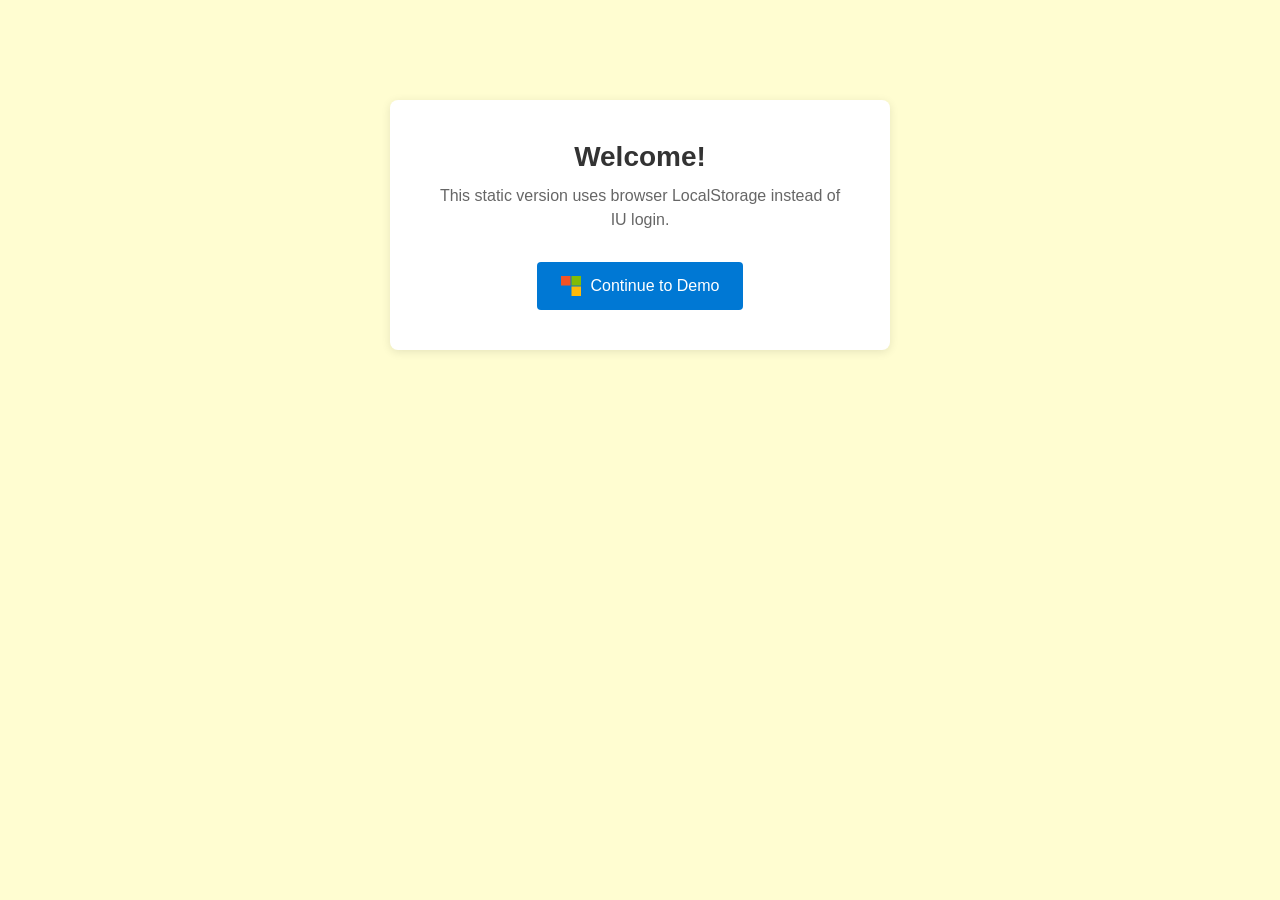
<file: login.html>
<!DOCTYPE html>
<html lang="en">

<head>
    <meta charset="UTF-8">
    <meta name="viewport" content="width=device-width, initial-scale=1.0">
    <title>Study and Focus Tracker v2 - Login</title>
    <link rel="stylesheet" href="https://cdn.jsdelivr.net/npm/bootstrap@4.1.3/dist/css/bootstrap.min.css"
        integrity="sha384-MCw98/SFnGE8fJT3GXwEOngsV7Zt27NXFoaoApmYm81iuXoPkFOJwJ8ERdknLPMO" crossorigin="anonymous">
    <link rel="stylesheet" href="https://cdn.jsdelivr.net/npm/bootstrap-icons@1.11.3/font/bootstrap-icons.css">
    <link rel="stylesheet" href="style.css">

    <style>
        body {
            margin: 0;
            padding: 0;
            font-family: -apple-system, BlinkMacSystemFont, "Segoe UI", Roboto, "Helvetica Neue", Arial, sans-serif;
            background-color: var(--bg);
        }

        .header {
            background-color: #b8d4a8;
            padding: 12px 20px;
            display: flex;
            justify-content: space-between;
            align-items: center;
            box-shadow: 0 2px 4px rgba(0, 0, 0, 0.1);
        }

        .app-title {
            color: #333;
            font-size: 16px;
            font-weight: 500;
            margin: 0;
        }

        .header-buttons {
            display: flex;
            gap: 10px;
        }

        .header-btn {
            padding: 6px 16px;
            border: none;
            border-radius: 4px;
            font-size: 14px;
            cursor: pointer;
            transition: background-color 0.2s;
        }

        .btn-login {
            background-color: #FFFDD1;
            color: #333;
            border: 1px solid #ccc;
        }

        .btn-login:hover {
            background-color: #f2eac1;
        }

        .btn-logout {
            background-color: #666;
            color: white;
        }

        .btn-logout:hover {
            background-color: #555;
        }

        .login-container {
            max-width: 500px;
            margin: 100px auto;
            padding: 40px;
            background-color: #fff;
            border-radius: 8px;
            box-shadow: 0 2px 10px rgba(0, 0, 0, 0.1);
            text-align: center;
        }

        .login-container h2 {
            color: #333;
            margin-bottom: 10px;
            font-size: 28px;
            font-weight: 600;
        }

        .login-container p {
            color: #666;
            margin-bottom: 30px;
            font-size: 16px;
        }

        .ms-login-btn {
            display: inline-flex;
            align-items: center;
            justify-content: center;
            padding: 12px 24px;
            background-color: #0078d4;
            color: white;
            text-decoration: none;
            border-radius: 4px;
            font-size: 16px;
            font-weight: 500;
            transition: background-color 0.2s;
            border: none;
        }

        .ms-login-btn:hover {
            background-color: #106ebe;
            color: white;
            text-decoration: none;
        }

        .ms-login-btn:before {
            content: "";
            display: inline-block;
            width: 20px;
            height: 20px;
            margin-right: 10px;
            background-image: url('[data-uri]');
            background-size: contain;
        }

        .error-message {
            color: #d32f2f;
            margin-top: 20px;
            padding: 10px;
            background-color: #ffebee;
            border-radius: 4px;
        }
    </style>
</head>

<body>

    <div class="login-container">
        <h2>Welcome!</h2>
        <p>This static version uses browser LocalStorage instead of IU login.</p>

        <button id="demoLoginBtn" class="ms-login-btn" type="button">Continue to Demo</button>


    </div>

    <script src="https://code.jquery.com/jquery-3.3.1.slim.min.js"
        integrity="sha384-q8i/X+965DzO0rT7abK41JStQIAqVgRVzpbzo5smXKp4YfRvH+8abtTE1Pi6jizo"
        crossorigin="anonymous"></script>
    <script src="https://cdn.jsdelivr.net/npm/popper.js@1.14.3/dist/umd/popper.min.js"
        integrity="sha384-ZMP7rVo3mIykV+2+9J3UJ46jBk0WLaUAdn689aCwoqbBJiSnjAK/l8WvCWPIPm49"
        crossorigin="anonymous"></script>
    <script src="https://cdn.jsdelivr.net/npm/bootstrap@4.1.3/dist/js/bootstrap.min.js"
        integrity="sha384-ChfqqxuZUCnJSK3+MXmPNIyE6ZbWh2IMqE241rYiqJxyMiZ6OW/JmZQ5stwEULTy"
        crossorigin="anonymous"></script>

    <script src="storage.js"></script>
    <script src="auth-demo.js"></script>
</body>

</html>
</file>
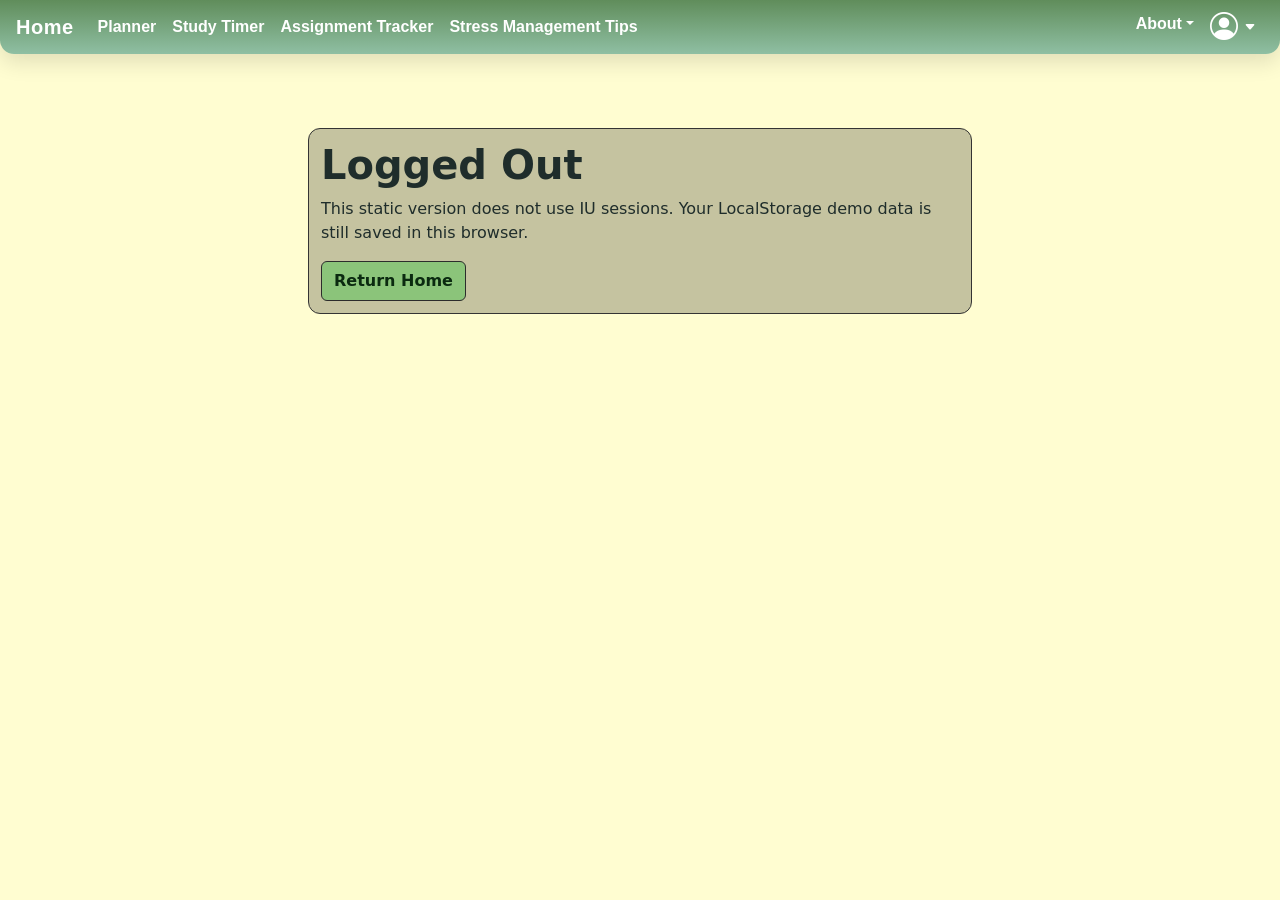
<file: logout.html>
<!DOCTYPE html>
<html lang="en">

<head>
  <meta charset="UTF-8">
  <meta name="viewport" content="width=device-width, initial-scale=1.0">
  <link rel="stylesheet" href="https://cdn.jsdelivr.net/npm/bootstrap@4.6.2/dist/css/bootstrap.min.css">
  <link rel="stylesheet" href="https://cdn.jsdelivr.net/npm/bootstrap-icons@1.11.3/font/bootstrap-icons.css">
  <link rel="stylesheet" href="style.css">
  <title>Logout</title>
</head>

<body class="has-fixed-nav">

  <!--MAIN NAVBAR (or topNavbar), css reference 'top-navbar'-->
  <nav class="navbar navbar-expand-lg navbar-light top-navbar">
    <a class="navbar-brand" href="index.html">Home</a>
    <button class="navbar-toggler" type="button" data-toggle="collapse" data-target=".dual-collapse"
      aria-expanded="false" aria-label="Toggle navigation"><span class="navbar-toggler-icon"></span></button>
    <div class="collapse navbar-collapse dual-collapse" id="mainNavbar">
      <div class="navbar-nav">
        <a class="nav-item nav-link active" href="epic1_classCalendar.html">Planner</a>
        <a class="nav-item nav-link active" href="epic6_focusManagement.html">Study Timer</a>
        <a class="nav-item nav-link active" href="epic2_studyTracker.html">Assignment Tracker</a>
        <a class="nav-item nav-link active" href="epic3_stressManagement.html">Stress Management Tips</a>
      </div>
      <div class="navbar-nav ml-auto nav-auth-group">
        <div class="nav-item dropdown"><a class="nav-link dropdown-toggle active" href="#" id="aboutDropdown"
            role="button" data-toggle="dropdown">About</a>
          <div class="dropdown-menu" aria-labelledby="aboutDropdown"><a class="dropdown-item" href="#">Repository (local
              copy)</a><a class="dropdown-item" href="team.html">About Us</a><a class="dropdown-item"
              href="about.html">About the Project</a></div>
        </div>
        <div class="nav-item dropdown profile-dropdown-wrap"><a class="nav-link profile-icon active"
            href="epic4_profile.html" id="profileDropdown" title="Profile & Settings"><i
              class="bi bi-person-circle"></i><i class="bi bi-caret-down-fill profile-caret"></i></a>
          <div class="dropdown-menu dropdown-menu-right profile-menu" aria-labelledby="profileDropdown"><a
              class="dropdown-item" href="epic4_profile.html">Profile &amp; Settings</a>
            <div class="dropdown-divider"></div><a class="dropdown-item" href="login.html">Login</a><a
              class="dropdown-item" href="logout.html">Logout</a>
          </div>
        </div>
      </div>
    </div>
  </nav>
  <main class="content" style="max-width:700px;margin:40px auto;">
    <div class="dashboard-card">
      <h1>Logged Out</h1>
      <p>This static version does not use IU sessions. Your LocalStorage demo data is still saved in this browser.</p><a
        class="btn btn-green" href="index.html">Return Home</a>
    </div>
  </main>
  <script src="https://code.jquery.com/jquery-3.5.1.slim.min.js"></script>
  <script src="https://cdn.jsdelivr.net/npm/bootstrap@4.6.2/dist/js/bootstrap.bundle.min.js"></script>
  <script src="storage.js"></script>
</body>

</html>
</file>
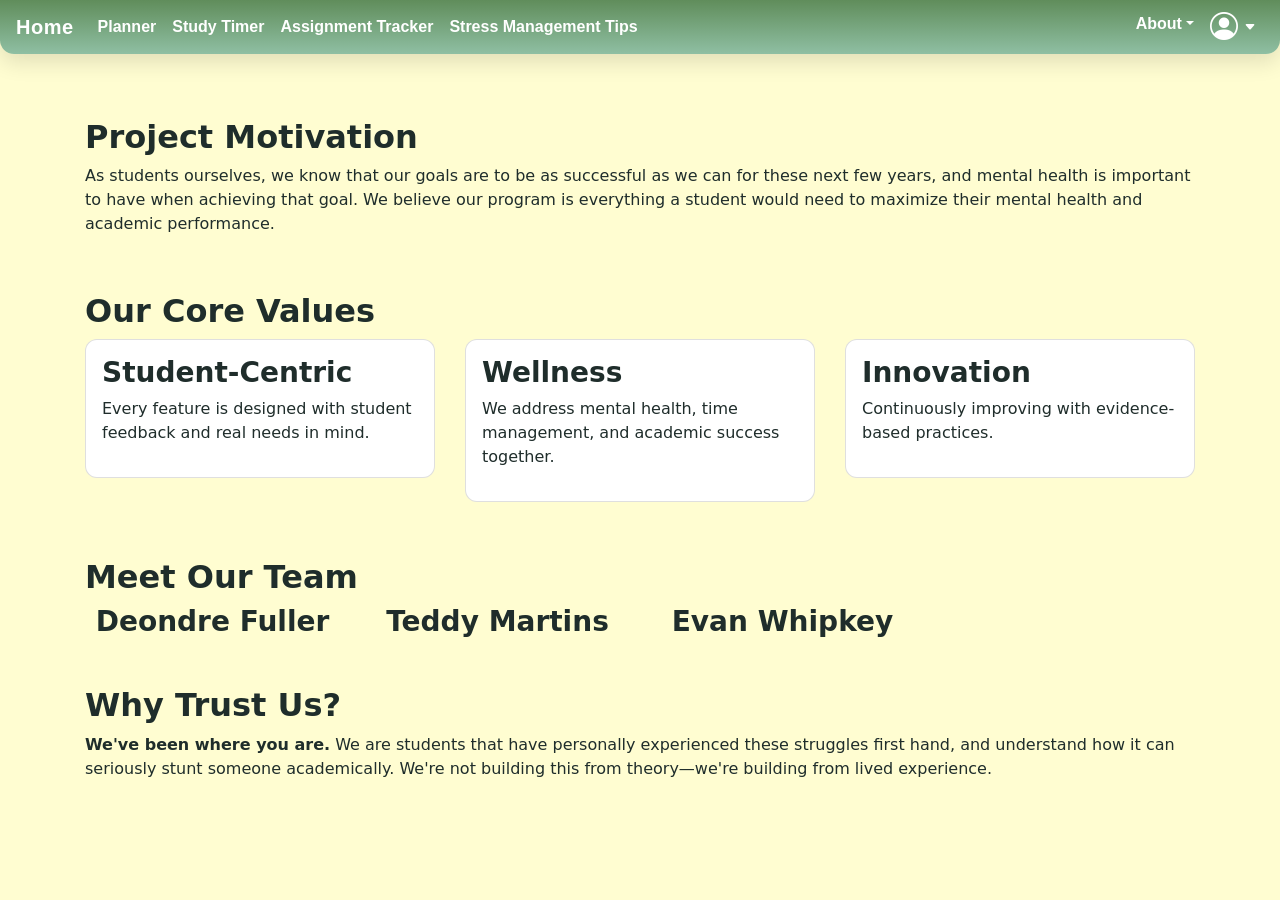
<file: team.html>
<!DOCTYPE html>
<html lang="en">

<head>
    <meta charset="UTF-8">
    <meta name="viewport" content="width=device-width, initial-scale=1.0">
    <title>About Us - Team 52</title>

    <link rel="stylesheet" href="https://cdn.jsdelivr.net/npm/bootstrap@4.6.2/dist/css/bootstrap.min.css">
    <link rel="stylesheet" href="https://cdn.jsdelivr.net/npm/bootstrap-icons@1.11.3/font/bootstrap-icons.css">
    <link rel="stylesheet" href="style.css">
</head>

<body class="has-fixed-nav">

    <!--MAIN NAVBAR (or topNavbar), css reference 'top-navbar'-->
    <nav class="navbar navbar-expand-lg navbar-light top-navbar">
        <a class="navbar-brand" href="index.html">Home</a>

        <!--hamburger button that opens all links and collapses both-->
        <button class="navbar-toggler" type="button" data-toggle="collapse" data-target=".dual-collapse"
            aria-expanded="false" aria-label="Toggle navigation">
            <span class="navbar-toggler-icon"></span>
        </button>
        <div class="collapse navbar-collapse dual-collapse" id="mainNavbar">
            <div class="navbar-nav">
                <a class="nav-item nav-link active" href="epic1_classCalendar.html">Planner</a>
                <a class="nav-item nav-link active" href="epic6_focusManagement.html">Study Timer</a>
                <a class="nav-item nav-link active" href="epic2_studyTracker.html">Assignment Tracker</a>
                <a class="nav-item nav-link active" href="epic3_stressManagement.html">Stress Management Tips</a>
            </div>
            <div class="navbar-nav ml-auto nav-auth-group">
                <div class="nav-item dropdown">
                    <a class="nav-link dropdown-toggle active" href="#" id="aboutDropdown" role="button"
                        data-toggle="dropdown" aria-haspopup="true" aria-expanded="false">About</a>
                    <div class="dropdown-menu" aria-labelledby="aboutDropdown">
                        <a class="dropdown-item" href="team.html">About Us</a>
                        <a class="dropdown-item" href="about.html">About the Project</a>
                    </div>
                </div>
                <div class="nav-item dropdown profile-dropdown-wrap">
                    <a class="nav-link profile-icon active" href="epic4_profile.html" id="profileDropdown"
                        title="Profile & Settings">
                        <i class="bi bi-person-circle"></i>
                        <i class="bi bi-caret-down-fill profile-caret"></i>
                    </a>

                    <div class="dropdown-menu dropdown-menu-right profile-menu" aria-labelledby="profileDropdown">
                        <a class="dropdown-item" href="epic4_profile.html">Profile &amp; Settings</a>
                        <div class="dropdown-divider"></div>
                        <a class="dropdown-item" href="login.html">Login</a>
                        <a class="dropdown-item" href="logout.html">Logout</a>
                    </div>
                </div>
            </div>
        </div>
    </nav>

    <section class="mission mt-5">
        <div class="container">
            <h2>Project Motivation</h2>
            <p>As students ourselves, we know that our goals are to be as successful as we can for these next few years,
                and mental health is important to have when achieving that goal. We believe our program is everything a
                student would need to maximize their mental health and academic performance.</p>
        </div>
    </section>

    <section class="values">
        <div class="container">
            <h2>Our Core Values</h2>
            <div class="row">
                <div class="col-md-4">
                    <div class="card p-3 mb-3">
                        <h3>Student-Centric</h3>
                        <p>Every feature is designed with student feedback and real needs in mind.</p>
                    </div>
                </div>
                <div class="col-md-4">
                    <div class="card p-3 mb-3">
                        <h3>Wellness</h3>
                        <p>We address mental health, time management, and academic success together.</p>
                    </div>
                </div>
                <div class="col-md-4">
                    <div class="card p-3 mb-3">
                        <h3>Innovation</h3>
                        <p>Continuously improving with evidence-based practices.</p>
                    </div>
                </div>
            </div>
        </div>
    </section>

    <section class="team">
        <div class="container">
            <h2>Meet Our Team</h2>
            <div class="row text-center">
                <div class="col-md-3">
                    <div class="member-info">
                        <h3>Deondre Fuller</h3>
                    </div>
                </div>
                <div class="col-md-3">
                    <div class="member-info">
                        <h3>Teddy Martins</h3>
                    </div>
                </div>
                <div class="col-md-3">
                    <div class="member-info">
                        <h3>Evan Whipkey</h3>
                    </div>
                </div>
            </div>
        </div>
    </section>

    <section class="trust pb-5">
        <div class="container">
            <h2>Why Trust Us?</h2>
            <p><strong>We've been where you are.</strong> We are students that have personally experienced these
                struggles first hand, and understand how it can seriously stunt someone academically. We're not building
                this from theory—we're building from lived experience.</p>
        </div>
    </section>

    <script src="https://code.jquery.com/jquery-3.5.1.slim.min.js"></script>
    <script src="https://cdn.jsdelivr.net/npm/bootstrap@4.6.2/dist/js/bootstrap.bundle.min.js"></script>

    <script src="storage.js"></script>
</body>

</html>
</file>
<file: style.css>
/* Moved timer adjustment table down to align with the timer container */
:root {
    --bg: #FFFDD1;
    --text: #1F2D2B;
    --muted: #666;

    --bg: #FFFDD1;
    --surface: #ffffff;
    --text: #1F2D2B;
    --muted: #666;

    --border: #343434;
    --btn: #8bc47a;
    --btn-hover: #79b06a;
    --btn-border: #2c2c2c;
}

body {
    margin: 0;
    font-family: "Segoe UI", Roboto, system-ui, Arial, sans-serif;
    color: var(--text);
    background-color: var(--bg);
    padding-top: 0;
}

/* gives every page with a fixed navbar enough top space so content does not hide underneath it */
body.has-fixed-nav {
    padding-top: 70px;
}


h1,
h2,
h3 {
    font-weight: 600;
}

.card {
    border-radius: 12px;
}

.container {
    padding-bottom: 40px;
}

footer {
    text-align: center;
    color: #666;
    padding: 20px 0;
    font-size: 0.9rem;
}

/*NavBar css*/
/*navbar font*/
.navbar {
    font-family: "Segoe UI", Roboto, sans-serif;
}

/*font styling*/
.navbar .navbar-brand {
    font-weight: 700;
    letter-spacing: 0.5px;
}

.top-navbar {
    background: linear-gradient(180deg, #608d5b 0%, #8FBFA3 100%);
    box-shadow: 0 8px 22px rgba(0, 0, 0, 0.12);
    /* keeps the navbar fixed at the top on every page */
    position: fixed;
    top: 0;
    left: 0;
    right: 0;
    width: 100%;
    z-index: 1030;
    padding-top: 0.25rem;
    padding-bottom: 0.25rem;
    border-bottom-left-radius: 14px;
    border-bottom-right-radius: 14px;
}

.navbar .nav-link:hover {
    transform: translateY(-1px);
}

.navbar .nav-link:active {
    transform: translateY(0);
}

.top-navbar .navbar-brand,
.top-navbar .nav-link,
.top-navbar .nav-link.active {
    color: #ffffff !important;
}

.top-navbar .nav-link {
    border-radius: 999px;
    padding: 0.5rem 0.75rem;
    transition: background-color 0.2s ease, transform 0.15s ease;
    font-weight: 600;
}

.top-navbar .nav-link:hover {
    background-color: rgba(255, 255, 255, 0.2);
}

.top-navbar .nav-link {
    border-radius: 999px;
    transition: background-color 0.2s ease, transform 0.15s ease;
}

.top-navbar .dropdown-menu {
    border: 1px solid rgba(52, 52, 52, 0.35);
    border-radius: 10px;
    box-shadow: 0 8px 20px rgba(0, 0, 0, 0.12);
}

.top-navbar .dropdown-item {
    color: #1F2D2B;
    border-radius: 7px;
}

.top-navbar .dropdown-item:hover {
    background-color: rgba(96, 141, 91, 0.14);
}

.top-navbar .nav-auth-link,
.top-navbar .nav-auth-link.active {
    color: #ffffff !important;
    background: transparent;
    border: 1px solid rgba(255, 255, 255, 0.70);
    margin-left: 0.4rem;
    border-radius: 8px;
    padding: 0.4rem 0.8rem;
    font-weight: 600;
    transition: background-color 0.2s ease, transform 0.15s ease, border-color 0.2s ease;
}

.top-navbar .nav-auth-link:hover {
    background-color: rgba(255, 255, 255, 0.18);
    border-color: rgba(255, 255, 255, 0.90);
}

.top-navbar .nav-auth-logout,
.top-navbar .nav-auth-logout.active {
    background-color: rgba(255, 255, 255, 0.12);
    border-color: rgba(31, 45, 43, 0.8);
}

.top-navbar .nav-auth-logout:hover {
    background-color: #a8b2a7;
}

.profile-dropdown-wrap {
    position: relative;
}

.profile-icon {
    display: flex;
    align-items: center;
    gap: 6px;
}

.profile-icon i {
    font-size: 28px;
    line-height: 1;
}

.profile-caret {
    font-size: 12px !important;
}

.profile-dropdown-wrap .profile-menu {
    display: none;
    margin-top: 0;
}

.profile-dropdown-wrap:hover .profile-menu {
    display: block;
}

.profile-dropdown-wrap .dropdown-menu {
    right: 0;
    left: auto;
}

.layout {
    display: grid;
    grid-template-columns: 270px 1fr;
    min-height: calc(100vh - 64px);
}

/*rounds top-navbar on collapse*/
@media (max-width: 991.98px) {
    .top-navbar {
        border-bottom-left-radius: 16px;
        border-bottom-right-radius: 16px;
    }

    .top-navbar .nav-auth-group {
        margin-top: 0.25rem;
    }
}

/*BUTTONS*/
.btn {
    border: 1px solid var(--btn-border);
    background: var(--btn);
    color: #0b2a10;
    padding: 7px 12px;
    border-radius: 6px;
    font-weight: 600;
    cursor: pointer;
    transition: background 0.2s ease, transform 0.1s ease;
}

.btn:hover {
    background: var(--btn-hover);
}

.btn:active {
    transform: translateY(1px);
}

.btn.small {
    padding: 7px 10px;
}

.btn.green {
    background: #a9c77b;
    border-color: #9ab86e;
    font-weight: 700;
}

/* makes modal header background color green */
.modal-header {
    background: #4caf50;
    color: white;
    border-bottom: none;
}

/* Layout for the "Focus and Distraction Management" page below*/
/* Page color: background: #FFFDD1; */
.app_body {
    display: grid;
    grid-template-columns: 270px 1fr;
    min-height: calc(100vh - 64px);
    background: #FFFDD1;
}

/* Sidebar */
.sidebar {
    border-right: 1px solid var(--border);
    background: #FFFDD1;
    padding: 16px 14px;
}

.sidebar_head {
    margin-bottom: 10px;
}

/* this is the "course and event" sidebar title below */
.sidebar_title {
    /* font weight the thinkness of each words */
    font-weight: 600;
    /* font size is how big it is */
    font-size: 19px;
}

/* "Spring 2026 */
.sidebar_term {
    margin-top: 2px;
    font-size: 13px;
    color: var(--muted);
}

.sidebar_list {
    display: flex;
    /* flex direction keeps them in a straight line as a list */
    flex-direction: column;
    gap: 10px;
    /* padding how close it is to the right */
    padding: 10px 8px;
}

.course {
    padding: 8px 6px;
    border-radius: 6px;
}

.course:hover {
    background: #f4f6f8;
}

.course_row {
    display: flex;
    gap: 8px;
    align-items: flex-start;
}

/* example "INFO-I 202" */
.course_code {
    font-size: 13px;
    font-weight: 500;
}

/* example "Introduction to Social Informatics" */
/* font weight the thickness of each words */
.course_title {
    font-size: 12px;
    color: var(--muted);
    margin-top: 2px;
}

/* main content */
.content {
    padding: 18px 18px 22px;
}

.content_title {
    margin: 0 0 16px;
    font-size: 28px;
    font-weight: 700;
}

/* grid inside content */
.grid {
    display: grid;
    grid-template-columns: 1fr 1fr;
    gap: 22px;
    align-items: start;
}

/* to do list */
.todo-item {
    display: flex;
    gap: 10px;
    align-items: flex-start;
    padding: 10px 4px;
    margin-bottom: 16px;
    cursor: pointer;
}

/* to do text up and down */
.todo-text {
    display: flex;
    flex-direction: column;
    gap: 2px;
    line-height: 1.2;
}

.todo-text .main {
    display: block;
    font-weight: 600;
    font-size: 13px;
}

.todo-text .sub {
    display: block;
    font-size: 11px;
    color: var(--muted);
}

/* tasks block */
.tabs {
    display: flex;
    gap: 10px;
    margin-bottom: 10px;
}

.tab {
    font-weight: 700;
    color: #777;
    font-size: 14px;
}

.tab.is-active {
    color: #222;
}

.tasklist {
    list-style: none;
    padding: 0;
    margin: 0;
}

.taskitem {
    padding: 7px 0;
    font-size: 12px;
}

.taskitem label {
    display: flex;
    gap: 8px;
    align-items: flex-start;
}

.muted {
    color: var(--muted);
    font-size: 11px;
    margin-left: 6px;
}

.task-actions {
    display: flex;
    gap: 10px;
    margin-top: 14px;
}

/* timer block */
.timer__title {
    margin: 0 0 10px;
    text-align: center;
    font-size: 26px;
    font-weight: 800;
}

/* this is the timer box as the name implies */
.timerbox {
    border: 3px solid #3a3a3a;
    border-radius: 6px;
    height: 200px;
    display: grid;
    place-items: center;
    margin: 0 0 14px auto;
    max-width: 400px;
}

/* this below is the timer in the box */
.time {
    font-size: 95px;
    font-weight: 800;
    letter-spacing: 1px;
}

.timer-actions {
    display: flex;
    justify-content: center;
    flex-wrap: wrap;
    gap: 10px;
}

.timer {
    width: 100%;
    max-width: 520px;
    /* margin-left moves the timer horizontally */
    margin-left: 300px;
    /* margin-top moves the timer vertically  */
    margin-top: -400px;
}

/* Responsive */
@media (max-width: 920px) {
    .app_body {
        grid-template-columns: 1fr;
    }

    .sidebar {
        border-right: none;
        border-bottom: 1px solid var(--border);
    }

    .grid {
        grid-template-columns: 1fr;
    }

    .time {
        font-size: 72px;
    }
}

/* Layout for the "Focus and Distraction Management" page above */

/* ------------------------------------------------------------------------------------------- */

/* for stress tips below */

/* Cards */
.cards {
    display: grid;
    grid-template-columns: 1fr 1fr;
    gap: 18px;
    margin-top: 14px;
    align-items: stretch;
}

.cards .card {
    background: #abaa8cb0;
    border: 1px solid var(--border);
    border-radius: 12px;
    padding: 18px 18px 16px;
    box-shadow: 0 1px 0 rgba(0, 0, 0, .03);
}

.cards .card h3 {
    font-size: 16px;
    margin: 0 0 6px;
    font-weight: 600;
}

.cards .btn {
    background: var(--btn);
    color: #0b2a10;
}

.cards .btn:hover {
    background: var(--btn-hover);
}

@media (max-width: 980px) {
    .cards {
        grid-template-columns: 1fr;
    }
}

/* for stress tips above */
/* home page*/
.dashboard-card {
    background: #abaa8cb0;
    /* same as your other cards */
    border: 1px solid var(--border);
    border-radius: 12px;
    padding: 12px;
}

.action-card {
    display: flex;
    /* flexbox for centering text */
    justify-content: center;
    /* centers text horizontally */
    align-items: center;
    /* centers text vertically */
    text-align: center;
    /* keeps button text centered */
    background: #93c47d;
    /* made Get Started buttons green */
    border: 1px solid var(--border);
    border-radius: 10px;
    padding: 10px 12px;
    /* increased top/bottom padding to make buttons thicker */
    min-height: 5px;
    /* makes buttons appear thicker/taller */
    text-decoration: none;
    color: var(--text);
    transition: 0.2s;
    font-size: 0.9rem;
    font-weight: 600;
}

.action-card:hover {
    background: #79b06a;
    transform: translateY(-1px);
    box-shadow: 0 4px 10px rgba(0, 0, 0, 0.08);
}


/* spacing between Check In buttons */
.checkin-buttons {
    display: flex;
    gap: 10px;
    flex-wrap: wrap;
}

/* -------------------------------------------------------------------------- */
/* Card-style Assignment & Quiz Tracker layout for epic2_studyTracker.html */
.tracker-page {
    padding: 24px 24px 40px;
}

.tracker-header {
    margin-bottom: 14px;
}

.tracker-title {
    font-size: 28px;
    font-weight: 800;
    margin: 0 0 4px;
}

.tracker-subtitle {
    margin: 0;
    color: var(--muted);
    font-size: 15px;
}

.tracker-tabs {
    display: flex;
    gap: 8px;
    flex-wrap: wrap;
    margin: 16px 0 22px;
}

.tracker-tab {
    border: 1px solid #d2d2d2;
    background: #fff;
    color: var(--text);
    border-radius: 999px;
    padding: 8px 18px;
    font-size: 14px;
    line-height: 1;
    transition: 0.2s ease;
}

.tracker-tab.is-active,
.tracker-tab:hover {
    background: #2f8b45;
    border-color: #2f8b45;
    color: #fff;
}

.assignment-card-grid {
    display: grid;
    grid-template-columns: repeat(4, minmax(210px, 1fr));
    gap: 20px;
    max-width: 1080px;
}

.assignment-card {
    background: #fff;
    border: 1px solid #d8d8d8;
    border-radius: 8px;
    padding: 18px 18px 16px;
    min-height: 215px;
    display: flex;
    flex-direction: column;
    box-shadow: 0 1px 0 rgba(0, 0, 0, 0.03);
}

.assignment-card.is-completed {
    opacity: 0.72;
}

.assignment-label {
    background: #e2f0e0;
    color: #2b7d32;
    border-radius: 999px;
    font-size: 11px;
    font-weight: 700;
    padding: 4px 10px;
    width: 100%;
    margin-bottom: 12px;
}

.assignment-card h3 {
    font-size: 16px;
    font-weight: 800;
    margin: 0 0 8px;
}

.assignment-body {
    font-size: 14px;
    color: #4a4a4a;
    margin: 0 0 10px;
    padding-bottom: 12px;
    border-bottom: 1px solid #eee;
}

.assignment-meta {
    display: flex;
    justify-content: space-between;
    gap: 12px;
    color: var(--muted);
    font-size: 13px;
    margin-bottom: 12px;
}

.assignment-actions {
    display: flex;
    gap: 6px;
    margin-top: auto;
}

.assignment-action-btn {
    border: 1px solid #d6d6d6;
    background: #fff;
    color: #4a4a4a;
    border-radius: 5px;
    padding: 6px 9px;
    font-size: 12px;
    line-height: 1.2;
}

.complete-btn {
    color: #1f6f35;
}

.tracker-add-btn {
    display: inline-flex;
    align-items: center;
    justify-content: center;
    margin-top: 22px;
    background: #93c47d;
    border: 1px solid var(--border);
    color: var(--text);
    border-radius: 6px;
    padding: 10px 18px;
    font-weight: 700;
    text-decoration: none;
}

.tracker-add-btn:hover {
    background: #79b06a;
    color: var(--text);
    text-decoration: none;
}

.tracker-empty {
    grid-column: 1 / -1;
    color: var(--muted);
}

@media (max-width: 1200px) {
    .assignment-card-grid {
        grid-template-columns: repeat(2, minmax(220px, 1fr));
    }
}

@media (max-width: 700px) {
    .assignment-card-grid {
        grid-template-columns: 1fr;
    }
}

/* End card-style Assignment & Quiz Tracker layout */
/* Timer side controls alignment */
.timer-controls,
.time-controls,
.controls-table,
.adjustment-buttons {
    margin-top: 90px !important;
}
</file>
<file: calendar.css>
/*CALENDAR PANEL*/
.panel {
    background: #abaa8cb0;
    border: 1px solid var(--border);
    border-radius: 12px;
    padding: 16px;
    box-shadow: 0 1px 0 rgba(0, 0, 0, .03);
}

.panel_head {
    display: flex;
    align-items: center;
    justify-content: space-between;
    gap: 12px;
    margin-bottom: 10px;
}

.panel_title {
    font-weight: 700;
    font-size: 16px;
    margin: 0;
}

.actions {
    display: flex;
    gap: 10px;
    flex-wrap: wrap;
}

.week_controls {
    display: flex;
    gap: 10px;
    align-items: center;
    flex-wrap: wrap;
    margin: 10px 0 12px;
}

.events_list {
    border-top: 1px solid rgba(0, 0, 0, .15);
    margin-top: 10px;
    padding-top: 10px;
    max-height: 180px;
    overflow: auto;
}

.event_row:last-child {
    border-bottom: none;
}

.event_meta .title {
    font-weight: 700;
    font-size: 13px;
}

.event_meta .when {
    font-size: 12px;
    color: var(--muted);
}

/*cells for calendar*/
.calendar-page .calendar {
    display: grid;
    grid-template-columns: 80px repeat(7, 1fr);
    grid-template-rows: 35px repeat(24, 35px);
    border: 1px solid #ccc;
    background: #fff;
    border-radius: 10px;
    overflow: hidden;
}

.calendar-page .day-header {
    background: #f5f5f5;
    font-weight: 700;
    text-align: center;
    border: 1px solid #ddd;
    font-size: 12px;
    padding: 4px 0;
}

.calendar-page .time-label {
    font-size: 12px;
    text-align: right;
    padding-right: 6px;
    border: 1px solid #eee;
    background: #fafafa;
}

.calendar-page .calendar-cell {
    border: 1px solid #e5e7eb;
    position: relative;
}

.calendar-page .cal-event {
    border-radius: 10px;
    padding: 6px 8px;
    font-size: 12px;
    color: #fff;
    overflow: hidden;
    z-index: 5;
    box-sizing: border-box;
    align-self: stretch;
    justify-self: stretch;
    min-height: 0;
}

.calendar-page .cal-event .sub {
    display: block;
    font-size: 11px;
    opacity: 0.9;
    margin-top: 2px;
}

/*Add event form css*/
.form-panel {
    max-width: 760px;
}

.form-grid {
    display: grid;
    grid-template-columns: 1fr 1fr;
    gap: 14px;
}

@media (max-width: 900px) {
    .form_grid {
        grid-template-columns: 1fr;
    }
}

label {
    font-weight: 700;
    font-size: 12px;
    margin-bottom: 6px;
}

.input,
.select,
.textarea {
    width: 100%;
    border: 1px solid var(--border);
    border-radius: 8px;
    padding: 10px 10px;
    background: #fff;
    font-size: 14px;
}

.textarea {
    resize: vertical;
}

.help {
    font-size: 12px;
    color: var(--muted);
    margin-top: 6px;
}

.form-actions {
    display: flex;
    gap: 10px;
    flex-wrap: wrap;
    margin-top: 14px;
}

/* Timer side controls alignment */
.timer-controls,
.time-controls,
.controls-table,
.adjustment-buttons {
    margin-top: 90px !important;
}
</file>
<file: stress.css>
/* Moved timer adjustment table down to align with the timer container */
.stress-page {
    padding: 30px 24px 42px;
    background: #FFFDD1;
}

.stress-hero {
    background: #dfe7c8;
    border: 1px solid #6f7d5e;
    border-radius: 18px;
    padding: 26px 28px;
    margin-bottom: 30px;
}

.stress-hero .content_title {
    margin-bottom: 14px;
    font-size: 1.85rem;
    font-weight: 800;
}

.quick-links {
    display: flex;
    flex-wrap: wrap;
    gap: 14px;
    margin-top: 14px;
}

.quick-link-pill {
    display: inline-flex;
    align-items: center;
    justify-content: center;
    gap: 6px;
    padding: 10px 18px;
    border-radius: 999px;
    background: #89b98a;
    color: #13281a;
    border: 1px solid #567158;
    font-weight: 700;
    text-decoration: none;
}

.quick-link-pill:hover {
    text-decoration: none;
    color: #13281a;
    background: #79aa7a;
}

.section-heading {
    font-size: 1.55rem;
    font-weight: 800;
    margin: 30px 0 16px;
}

.tips-grid,
.practice-grid {
    display: grid;
    grid-template-columns: repeat(3, minmax(260px, 1fr));
    gap: 20px;
}

.resource-grid {
    display: grid;
    grid-template-columns: repeat(4, minmax(220px, 1fr));
    gap: 20px;
}

.stress-card {
    background: #c9c4a7;
    border: 1px solid #646b57;
    border-radius: 18px;
    padding: 22px;
    height: 100%;
}

.stress-card h3 {
    font-size: 1.35rem;
    margin-bottom: 12px;
    font-weight: 800;
    line-height: 1.15;
}

.stress-card p {
    margin-bottom: 14px;
    line-height: 1.65;
    font-size: 1.02rem;
}

.stress-card ul {
    padding-left: 20px;
    margin-bottom: 0;
}

.stress-card li {
    margin-bottom: 10px;
    line-height: 1.6;
    font-size: 1rem;
}

.mini-label {
    font-size: 0.92rem;
    font-weight: 800;
    text-transform: uppercase;
    letter-spacing: 0.04em;
    color: #42503a;
    margin-bottom: 10px;
}

.mindfulness-box {
    background: #edf3dd;
    border-left: 5px solid #6ea56d;
    border-radius: 10px;
    padding: 15px 18px;
    margin-top: 12px;
    line-height: 1.6;
}

.mindfulness-box strong {
    display: block;
    margin-bottom: 6px;
}

.action-btn {
    display: inline-flex;
    align-items: center;
    justify-content: center;
    width: 100%;
    min-height: 56px;
    text-align: center;
    background: #8bc27d;
    color: #0f2a15;
    border: 1px solid #4f7d4a;
    border-radius: 10px;
    padding: 12px 16px;
    font-size: 1.08rem;
    font-weight: 800;
    text-decoration: none;
    transition: 0.2s ease;
    margin-top: 12px;
}

.action-btn:hover {
    background: #79b36c;
    color: #0f2a15;
    text-decoration: none;
}

.emergency-box {
    background: #e7c8c8;
    border: 1px solid #7d5e5e;
    border-radius: 16px;
    padding: 20px 22px;
    margin-top: 34px;
}

.emergency-box h3 {
    margin-bottom: 10px;
    font-size: 1.65rem;
    font-weight: 800;
}

.emergency-box p {
    margin-bottom: 10px;
    line-height: 1.6;
}

.emergency-links .quick-link-pill {
    padding: 11px 18px;
}

@media (max-width: 1200px) {
    .resource-grid {
        grid-template-columns: repeat(2, minmax(240px, 1fr));
    }
}

@media (max-width: 980px) {

    .tips-grid,
    .practice-grid,
    .resource-grid {
        grid-template-columns: 1fr;
    }
}

@media (max-width: 768px) {
    .stress-page {
        padding: 20px 14px 32px;
    }

    .stress-hero {
        padding: 20px;
    }
}

/* Timer side controls alignment */
.timer-controls,
.time-controls,
.controls-table,
.adjustment-buttons {
    margin-top: 90px !important;
}
</file>
<file: timer.css>
.timerPanel {
    border-radius: var(--radius);
    padding: 18px;
    box-shadow: var(--shadow);
    min-height: 480px;
}

.timerInner {
    display: grid;
    grid-template-columns: 1fr 220px;
    gap: 18px;
    align-items: start;
}

.timerTitle {
    text-align: center;
    font-size: 34px;
    font-weight: 900;
    margin: 8px 0 10px;
    font-family: "Comic Sans MS", "Segoe UI", var(--font);
    letter-spacing: .5px;
}

.timerBox {
    border: 2px solid var(--border);
    border-radius: 6px;
    background: rgba(255, 255, 255, .55);
    height: 260px;
    display: grid;
    place-items: center;
    padding: 12px;
}

.timeDisplay {
    font-size: 92px;
    font-weight: 900;
    letter-spacing: 2px;
}

/* TImer right table controls */
.rightControls {
    display: grid;
    gap: 12px;
    justify-items: end;
    margin-top: 65px;
}

.miniBtn {
    border: 2px solid #111;
    background: rgba(255, 255, 255, .6);
    border-radius: 10px;
    padding: 10px 14px;
    font-weight: 900;
    cursor: pointer;
    width: 160px;
    text-align: center;
}

.miniBtn:hover {
    background: rgba(255, 255, 255, .85);
}

.adjustTable {
    width: 160px;
    border-collapse: separate;
    border-spacing: 0;
    overflow: hidden;
    border-radius: 10px;
    border: 2px solid #111;
    background: rgba(0, 0, 0, .55);
}

.adjustTable td {
    border-top: 1px solid rgba(255, 255, 255, .15);
    padding: 6px 6px;
    text-align: center;
    color: #fff;
    font-weight: 900;
    font-size: 12px;
}

.adjustTable tr:first-child td {
    border-top: none;
}

.tableBtn {
    width: 100%;
    border: 1px solid rgba(255, 255, 255, .35);
    background: rgba(255, 255, 255, .08);
    color: #fff;
    padding: 6px 0;
    border-radius: 8px;
    font-weight: 900;
    cursor: pointer;
}

.tableBtn:hover {
    background: rgba(255, 255, 255, .18);
}

.startBtn {
    background: var(--green);
    border: 2px solid #111;
    border-radius: 12px;
    padding: 12px 14px;
    font-weight: 900;
    cursor: pointer;
    width: 160px;
    text-align: center;
}

.startBtn:hover {
    background: var(--green-dark);
}

/* Slider */
.sliderRow {
    margin-top: 18px;
    display: grid;
    grid-template-columns: 44px 1fr 44px;
    align-items: center;
    gap: 12px;
    max-width: 760px;
    margin-left: auto;
    margin-right: auto;
}

.iconBtn {
    width: 44px;
    height: 34px;
    border: 2px solid #111;
    border-radius: 10px;
    background: rgba(255, 255, 255, .55);
    font-weight: 900;
    cursor: pointer;
    display: grid;
    place-items: center;
}

.iconBtn:hover {
    background: rgba(255, 255, 255, .85);
}

.sliderWrap {
    width: 100%;
}

input[type="range"] {
    width: 100%;
    accent-color: #111;
}

/* Minute dashes + labels */
.ticks {
    position: relative;
    margin-top: 10px;
    height: 22px;
    width: 100%;
}

.tick {
    position: absolute;
    bottom: 0;
    transform: translateX(-50%);
    display: flex;
    flex-direction: column;
    align-items: center;
    gap: 4px;
    pointer-events: none;
}

.tick .dash {
    width: 2px;
    height: 10px;
    background: rgba(0, 0, 0, .55);
    border-radius: 2px;
}

.tick .label {
    font-size: 12px;
    font-weight: 900;
    color: #444;
    line-height: 1;
    min-height: 12px;
}

.taskModal .modal-header {
    background: #3f8a3b;
    color: white;
    border-bottom: none;
    padding: 18px 20px;
}

.required-star {
    color: #d93025;
}

@media (max-width: 1100px) {
    .contentGrid {
        grid-template-columns: 1fr;
    }

    .timerInner {
        grid-template-columns: 1fr;
    }

    .rightControls {
        justify-items: start;
    }

    .adjustTable,
    .miniBtn,
    .startBtn {
        width: 220px;
    }
}

/* Timer side controls alignment */
.timer-controls,
.time-controls,
.controls-table,
.adjustment-buttons {
    margin-top: 90px !important;
}
</file>
<file: focus.css>
/* Moved timer adjustment table down to align with the timer container */
.content {
    overflow: hidden;
}

.grid {
    display: flex;
    gap: 40px;
    align-items: flex-start;
    height: calc(100vh - 120px);
    overflow: hidden;
}

.tasks {
    width: 38%;
    max-width: 420px;
    height: 100%;
    padding-right: 10px;
    flex-shrink: 0;
    overflow: hidden;
    display: flex;
    flex-direction: column;
}

.timerInner {
    width: 62%;
    position: sticky;
    top: 20px;
    align-self: flex-start;
}

.focusSelectWrap {
    margin-bottom: 20px;
    position: relative;
    width: 290px;
}

.focusSelectBtn {
    width: 100%;
    background: #fffdf4;
    border: 3px solid #111;
    padding: 10px 14px;
    font-size: 14px;
    text-align: left;
    cursor: pointer;
    border-radius: 4px;
    font-weight: 500;
    display: flex;
    align-items: center;
    justify-content: space-between;
}

.focusSelectArrow {
    display: inline-flex;
    align-items: center;
    justify-content: center;
    margin-left: 12px;
    font-size: 14px;
    line-height: 1;
    transition: transform 0.25s ease;
    flex-shrink: 0;
}

.focusSelectBtn.open .focusSelectArrow {
    transform: rotate(90deg);
}

.focusSelectMenu {
    display: none;
    position: absolute;
    top: calc(100% + 4px);
    left: 0;
    width: 100%;
    background: #fffdf4;
    border: 2px solid #111;
    border-radius: 4px;
    z-index: 999;
    max-height: 220px;
    overflow-y: auto;
}

.focusSelectMenu.show {
    display: block;
}

.focusOption {
    padding: 10px 12px;
    cursor: pointer;
    border-bottom: 1px solid #ddd;
    font-size: 14px;
}

.focusOption:last-child {
    border-bottom: none;
}

.focusOption:hover {
    background: #f1efd7;
}

.delete-btn:hover {
    background: #f1efd7;
}

.task-item.completed .main,
.task-item.completed .sub {
    text-decoration: line-through;
    opacity: 0.7;
}

.tasklist {
    list-style: none;
    padding-left: 0;
    margin-bottom: 20px;
    overflow-y: auto;
    scroll-behavior: smooth;
    max-height: 520px;
}

.task-item {
    margin-bottom: 18px;
}

.task-row {
    display: flex;
    align-items: flex-start;
    justify-content: space-between;
    gap: 12px;
}

.todo-item {
    display: flex;
    align-items: flex-start;
    gap: 12px;
    margin-bottom: 0;
    flex: 1;
}

.todo-item input[type="checkbox"] {
    margin-top: 5px;
}

.todo-text {
    display: flex;
    flex-direction: column;
    line-height: 1.2;
}

.todo-text .main {
    font-weight: 600;
}

.todo-text .sub {
    font-size: 14px;
    opacity: 0.8;
    margin-top: 4px;
}

.delete-btn {
    display: none;
    background: #fa5555cf;
    border: 2px solid #111;
    border-radius: 4px;
    padding: 4px 10px;
    font-size: 13px;
    cursor: pointer;
    line-height: 1.2;
    flex-shrink: 0;
}

.task-item.completed .delete-btn {
    display: inline-block;
}

.task-actions {
    display: flex;
    gap: 12px;
    margin-top: 10px;
    padding-bottom: 20px;
}

.tasks.empty-list .task-actions {
    margin-top: 6px;
}

.tasks.empty-list .tasklist {
    margin-bottom: 8px;
    max-height: none;
    overflow-y: visible;
}

/* Timer side controls alignment */
.timer-controls,
.time-controls,
.controls-table,
.adjustment-buttons {
    margin-top: 90px !important;
}
</file>
